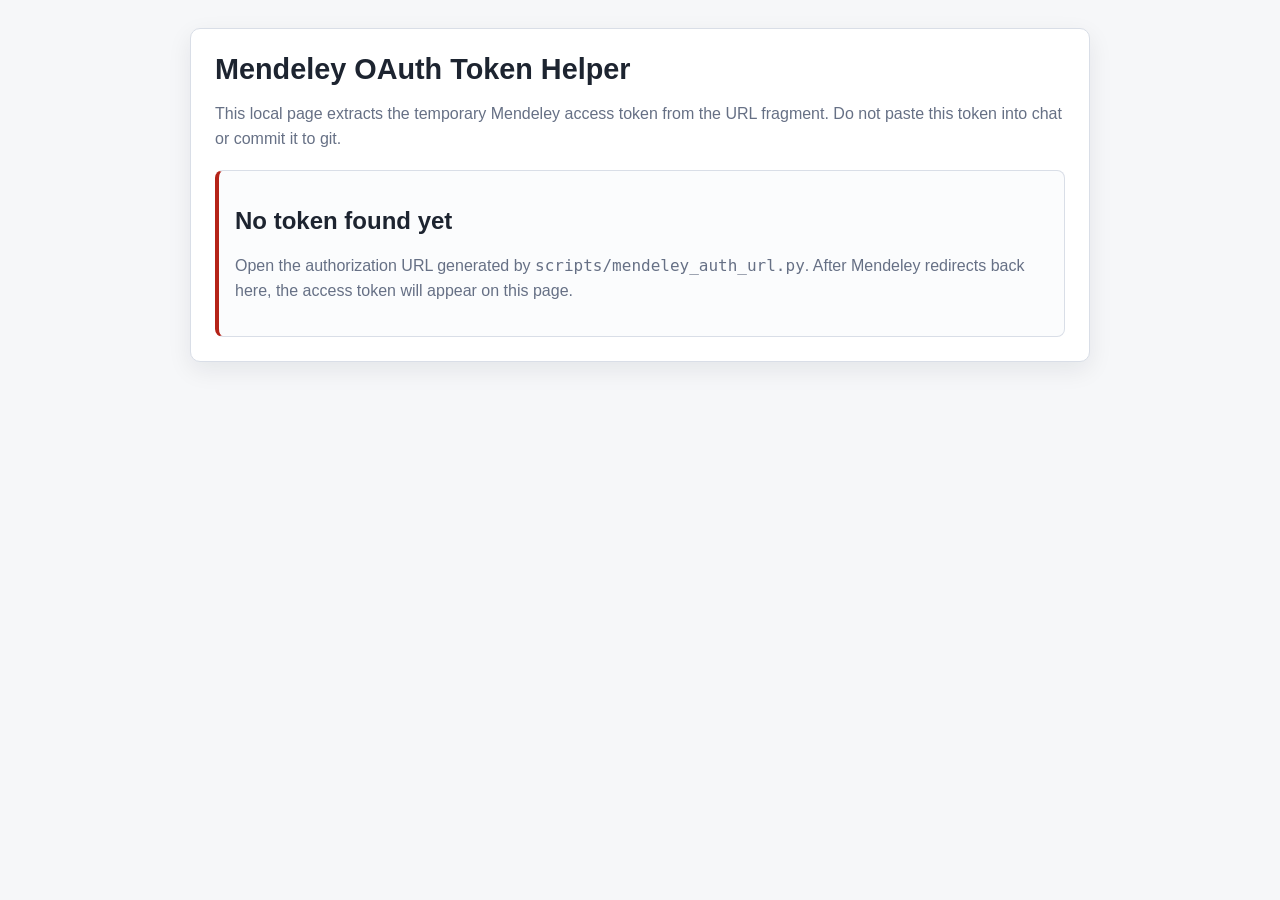
<file: _system/dashboard/mendeley_oauth.html>
<!DOCTYPE html>
<html lang="en">
  <head>
    <meta charset="utf-8" />
    <meta name="viewport" content="width=device-width, initial-scale=1" />
    <title>Mendeley OAuth Token Helper</title>
    <style>
      :root {
        --bg: #f6f7f9;
        --surface: #ffffff;
        --ink: #1d2430;
        --muted: #667085;
        --line: #d9dee7;
        --accent: #0f766e;
        --accent-soft: #dff5f1;
        --danger: #b42318;
      }

      * {
        box-sizing: border-box;
      }

      body {
        margin: 0;
        min-height: 100vh;
        padding: 28px;
        background: var(--bg);
        color: var(--ink);
        font-family: "Avenir Next", "Segoe UI", "Helvetica Neue", sans-serif;
      }

      main {
        max-width: 900px;
        margin: 0 auto;
        background: var(--surface);
        border: 1px solid var(--line);
        border-radius: 10px;
        padding: 24px;
        box-shadow: 0 8px 24px rgba(16, 24, 40, 0.08);
      }

      h1 {
        margin: 0 0 8px;
        font-size: 1.8rem;
      }

      p {
        color: var(--muted);
        line-height: 1.55;
      }

      code,
      textarea {
        font-family: "IBM Plex Mono", "SFMono-Regular", Consolas, monospace;
      }

      textarea {
        width: 100%;
        min-height: 120px;
        padding: 12px;
        border: 1px solid var(--line);
        border-radius: 8px;
        resize: vertical;
        color: var(--ink);
      }

      .panel {
        margin-top: 18px;
        padding: 16px;
        border: 1px solid var(--line);
        border-radius: 8px;
        background: #fbfcfd;
      }

      .success {
        border-left: 4px solid var(--accent);
      }

      .missing {
        border-left: 4px solid var(--danger);
      }

      button {
        min-height: 38px;
        margin-top: 10px;
        padding: 8px 12px;
        border: 1px solid var(--accent);
        border-radius: 7px;
        background: var(--accent);
        color: white;
        font: inherit;
        font-weight: 700;
        cursor: pointer;
      }

      .command {
        display: block;
        padding: 10px;
        border-radius: 7px;
        background: var(--accent-soft);
        color: var(--ink);
        overflow-wrap: anywhere;
      }
    </style>
  </head>
  <body>
    <main>
      <h1>Mendeley OAuth Token Helper</h1>
      <p>
        This local page extracts the temporary Mendeley access token from the URL fragment.
        Do not paste this token into chat or commit it to git.
      </p>

      <section id="token-panel" class="panel"></section>
    </main>

    <script>
      const panel = document.getElementById("token-panel");
      const params = new URLSearchParams(window.location.hash.slice(1));
      const token = params.get("access_token");
      const state = params.get("state");

      function copy(value, button) {
        navigator.clipboard.writeText(value).then(() => {
          const previous = button.textContent;
          button.textContent = "Copied";
          setTimeout(() => {
            button.textContent = previous;
          }, 1400);
        });
      }

      if (!token) {
        panel.className = "panel missing";
        panel.innerHTML = `
          <h2>No token found yet</h2>
          <p>Open the authorization URL generated by <code>scripts/mendeley_auth_url.py</code>. After Mendeley redirects back here, the access token will appear on this page.</p>
        `;
      } else {
        panel.className = "panel success";
        const exportCommand = `export MENDELEY_ACCESS_TOKEN="${token}"`;
        panel.innerHTML = `
          <h2>Token received</h2>
          <p>This implicit-flow token is temporary. Use it soon, then close this page.</p>
          <label for="token-box"><strong>Access token</strong></label>
          <textarea id="token-box" readonly>${token}</textarea>
          <button id="copy-token" type="button">Copy token</button>
          <h3>Terminal export command</h3>
          <code class="command" id="export-command">${exportCommand}</code>
          <button id="copy-export" type="button">Copy export command</button>
          <p>State returned: <code>${state || "(none)"}</code></p>
        `;
        document.getElementById("copy-token").addEventListener("click", (event) => copy(token, event.target));
        document.getElementById("copy-export").addEventListener("click", (event) => copy(exportCommand, event.target));
      }
    </script>
  </body>
</html>
</file>
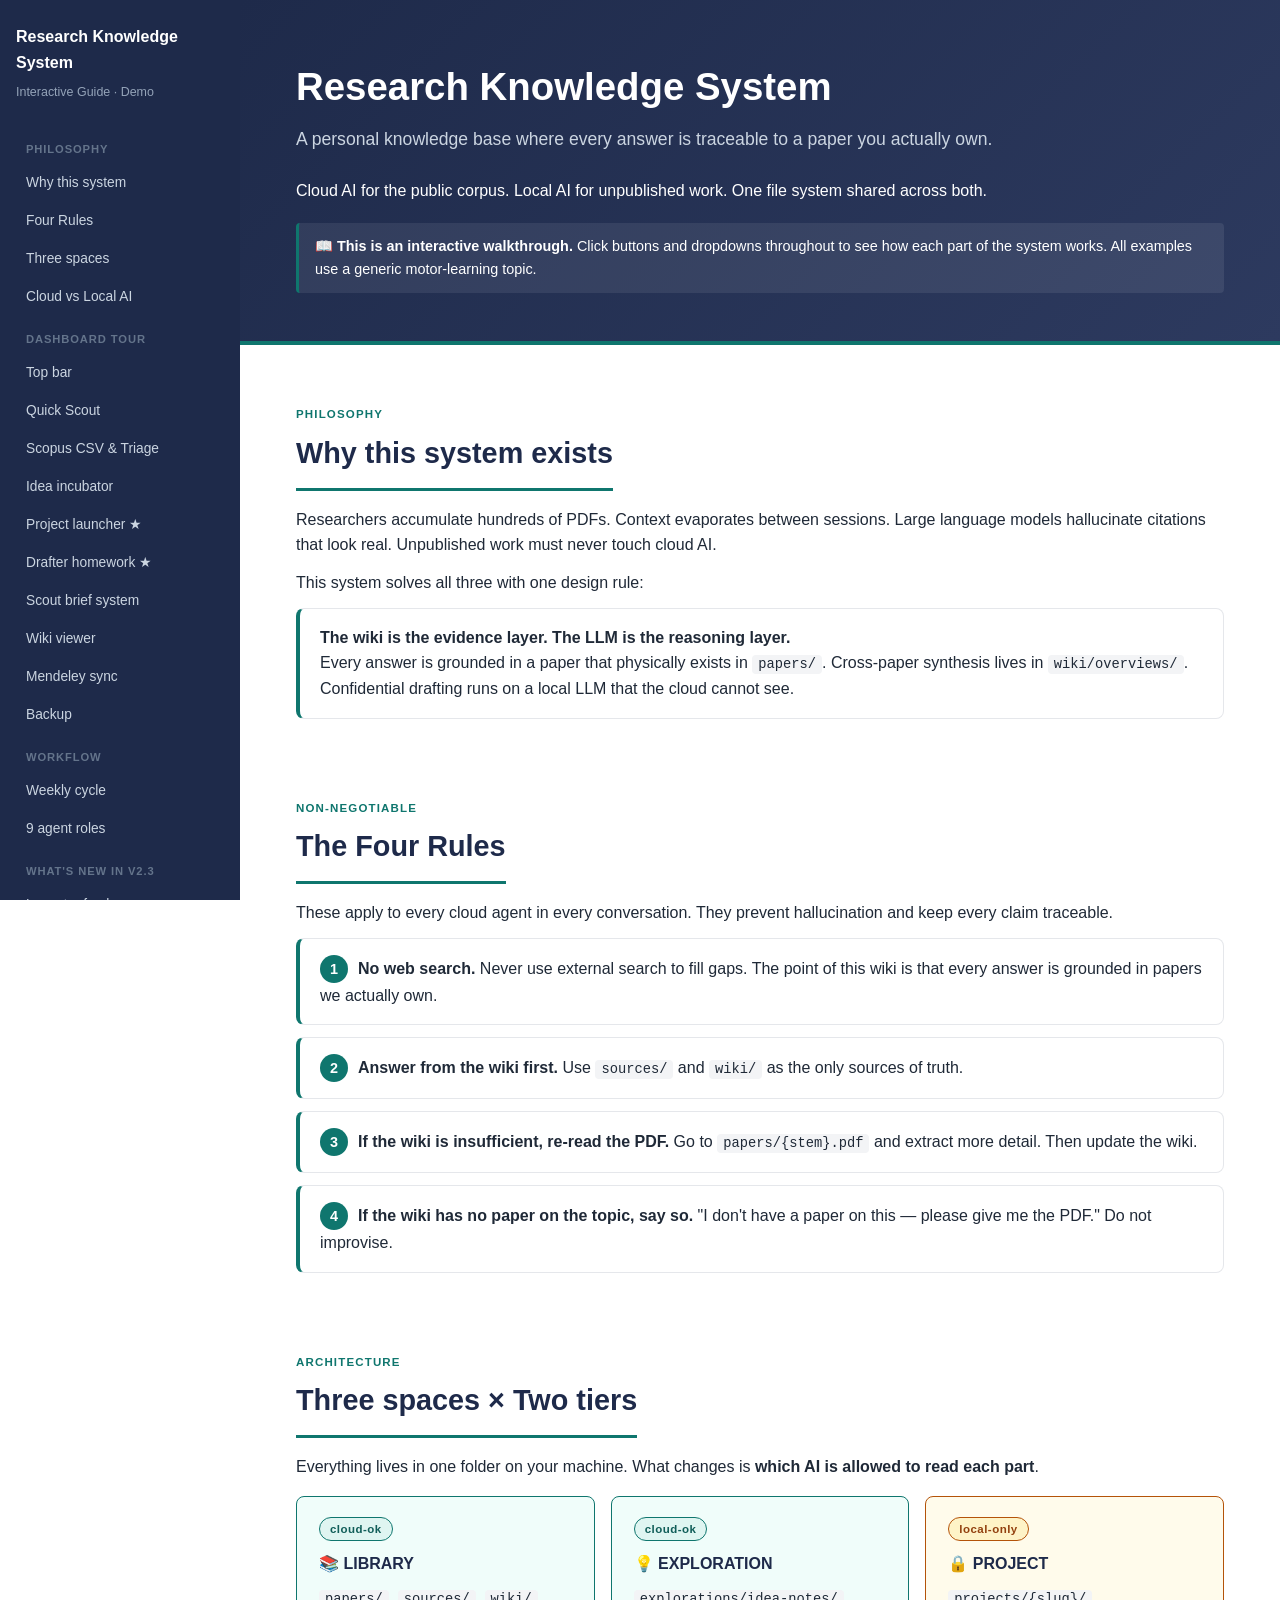
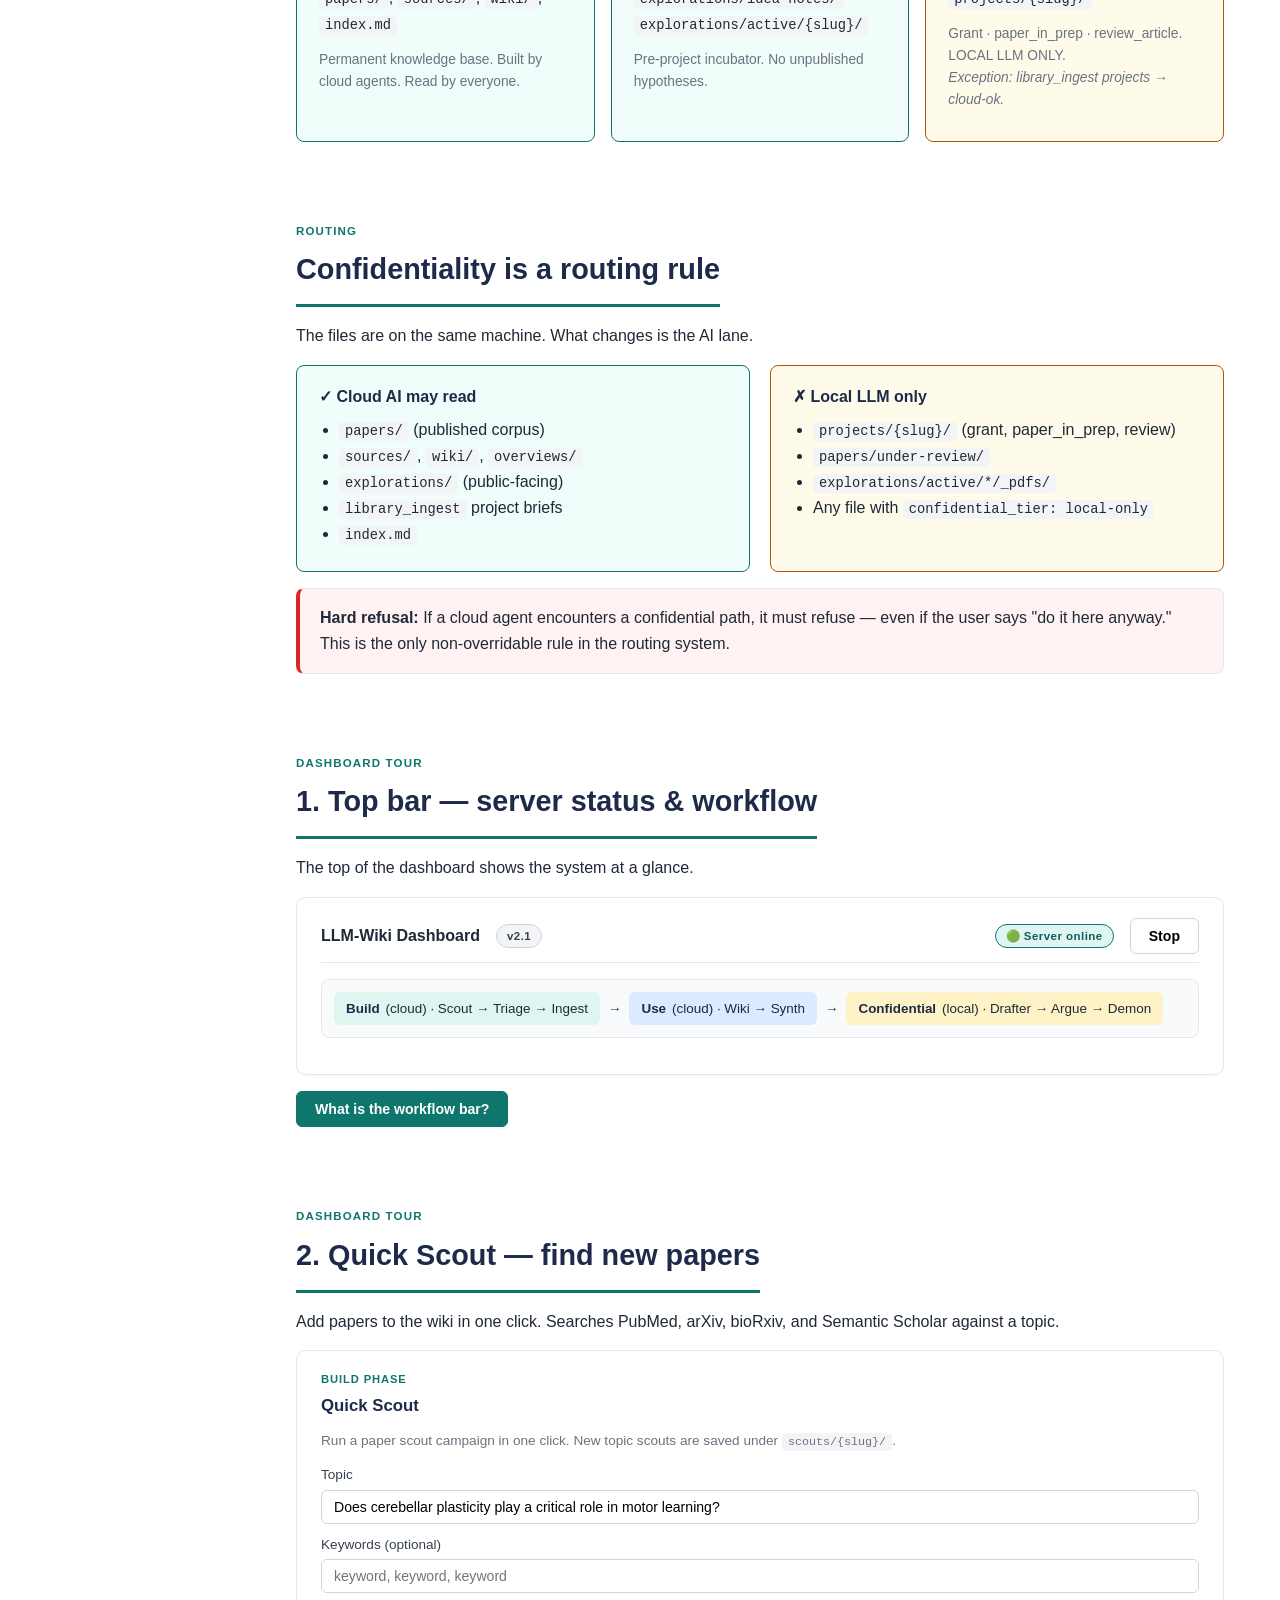
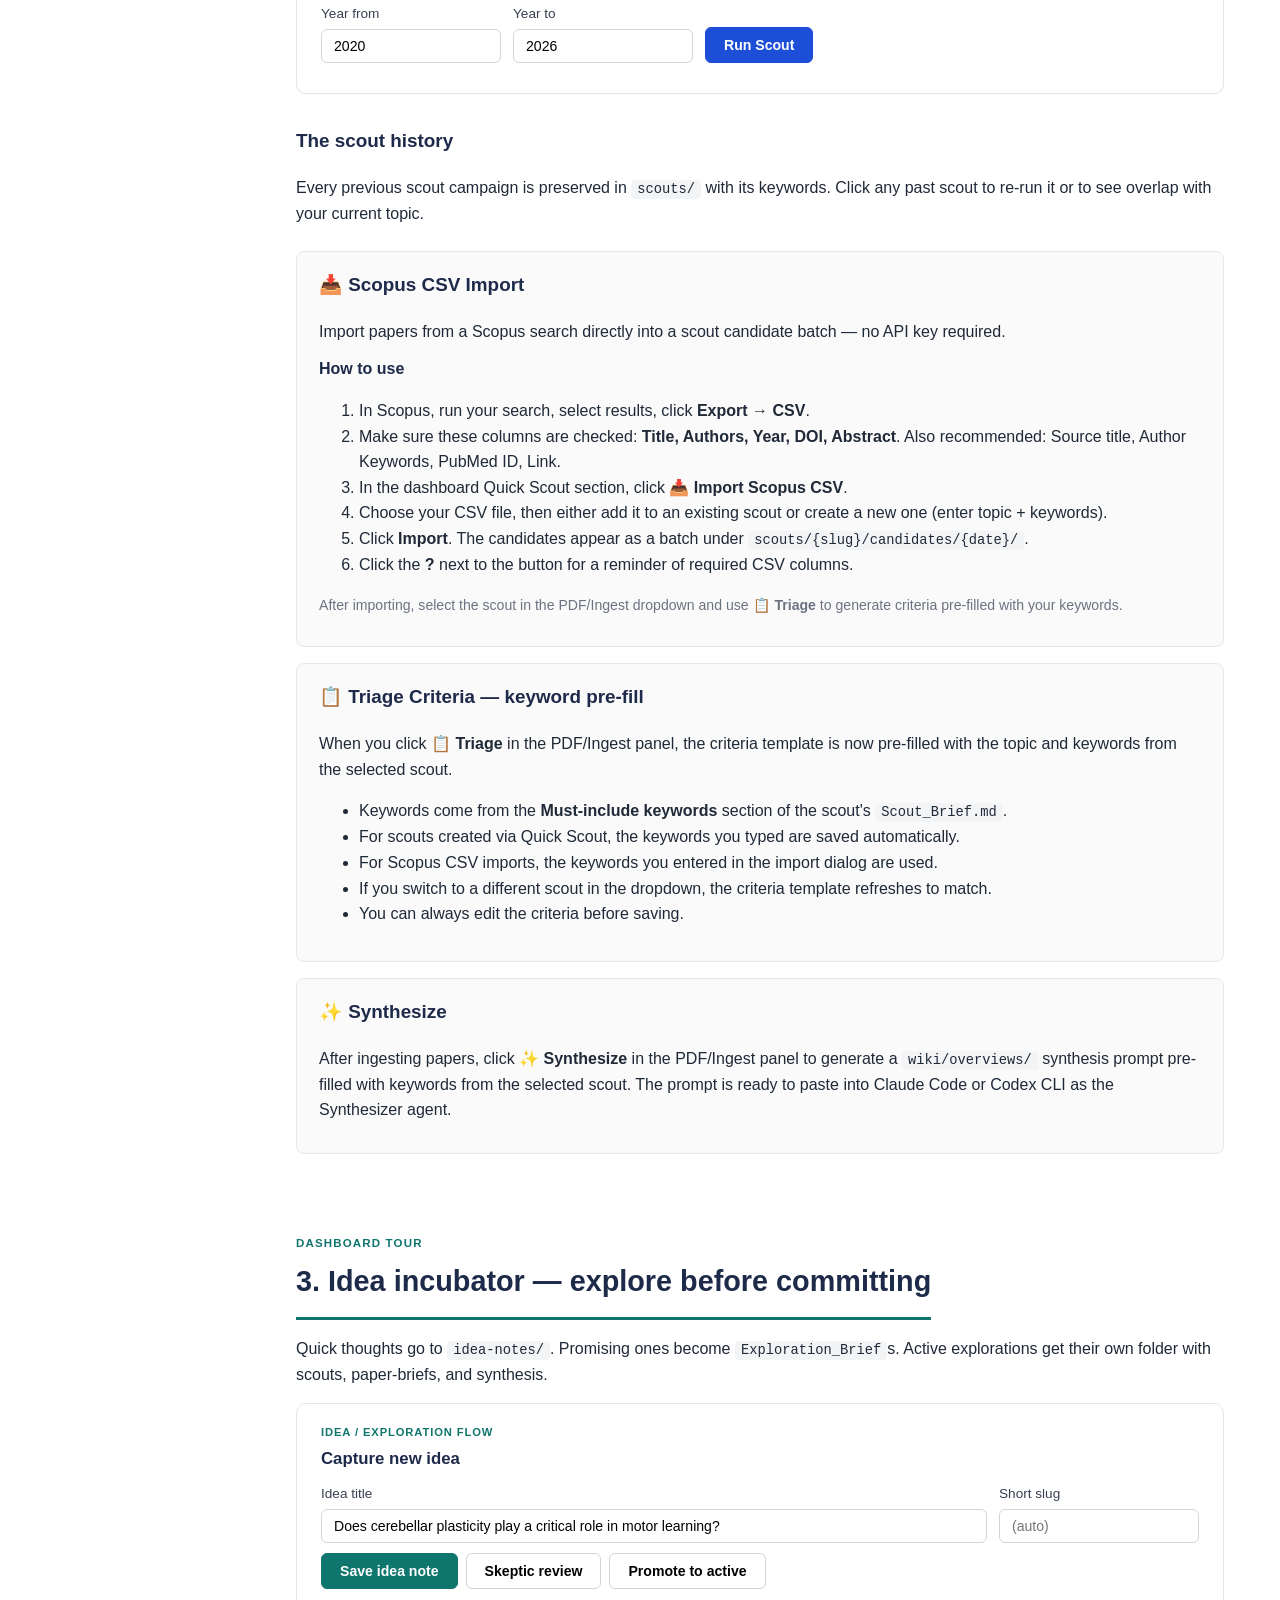
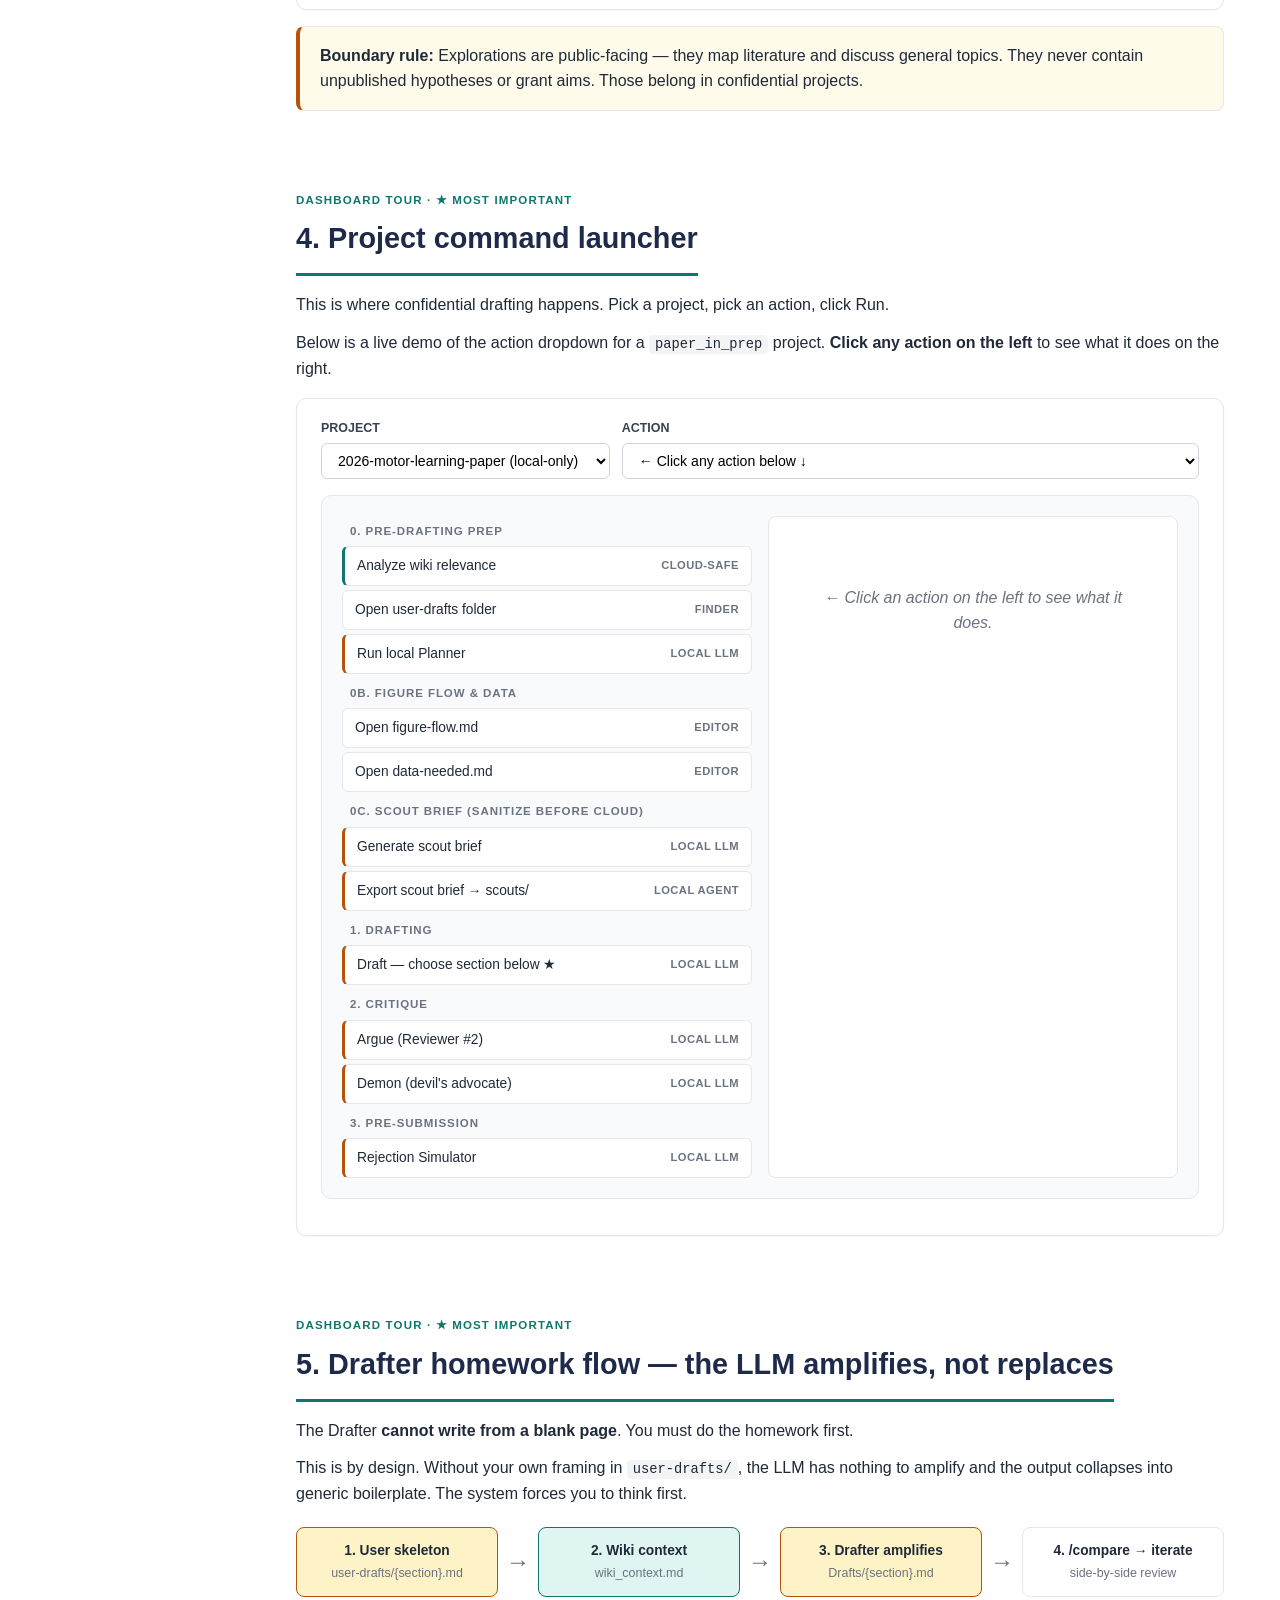
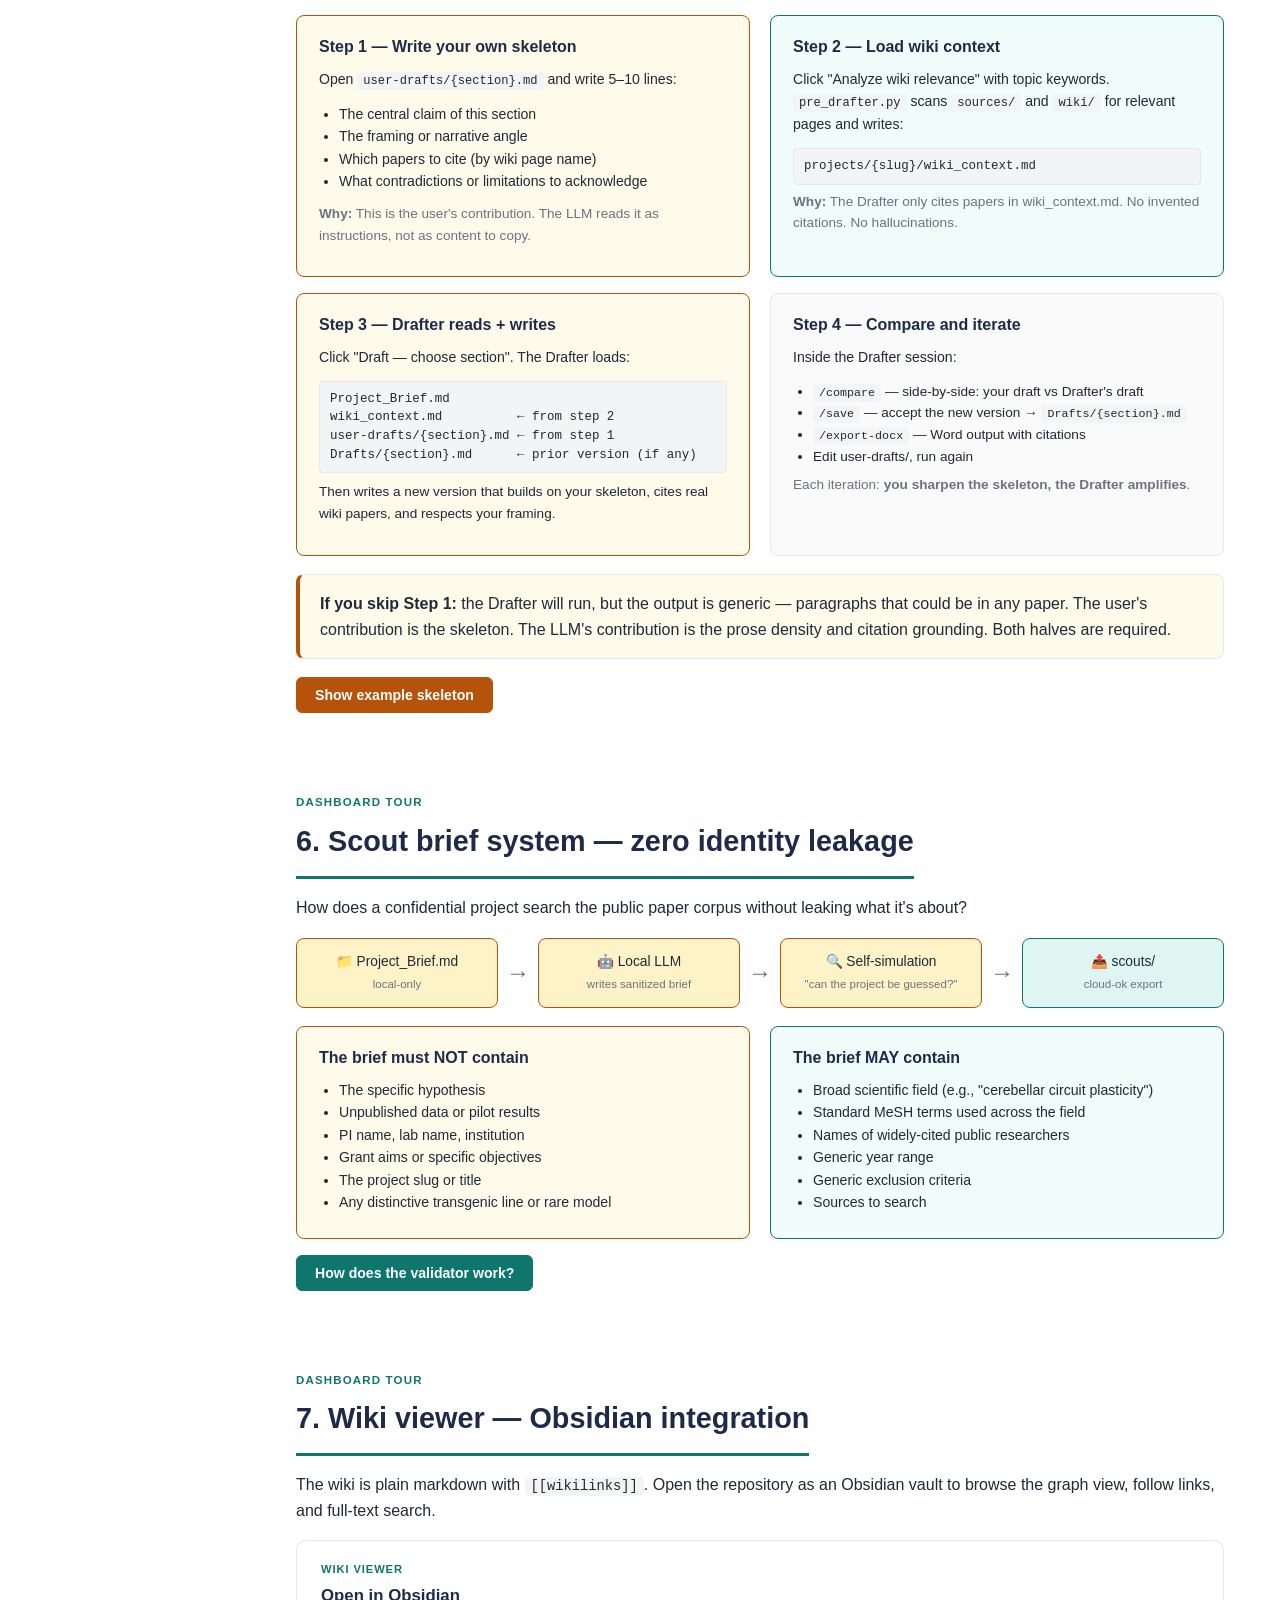
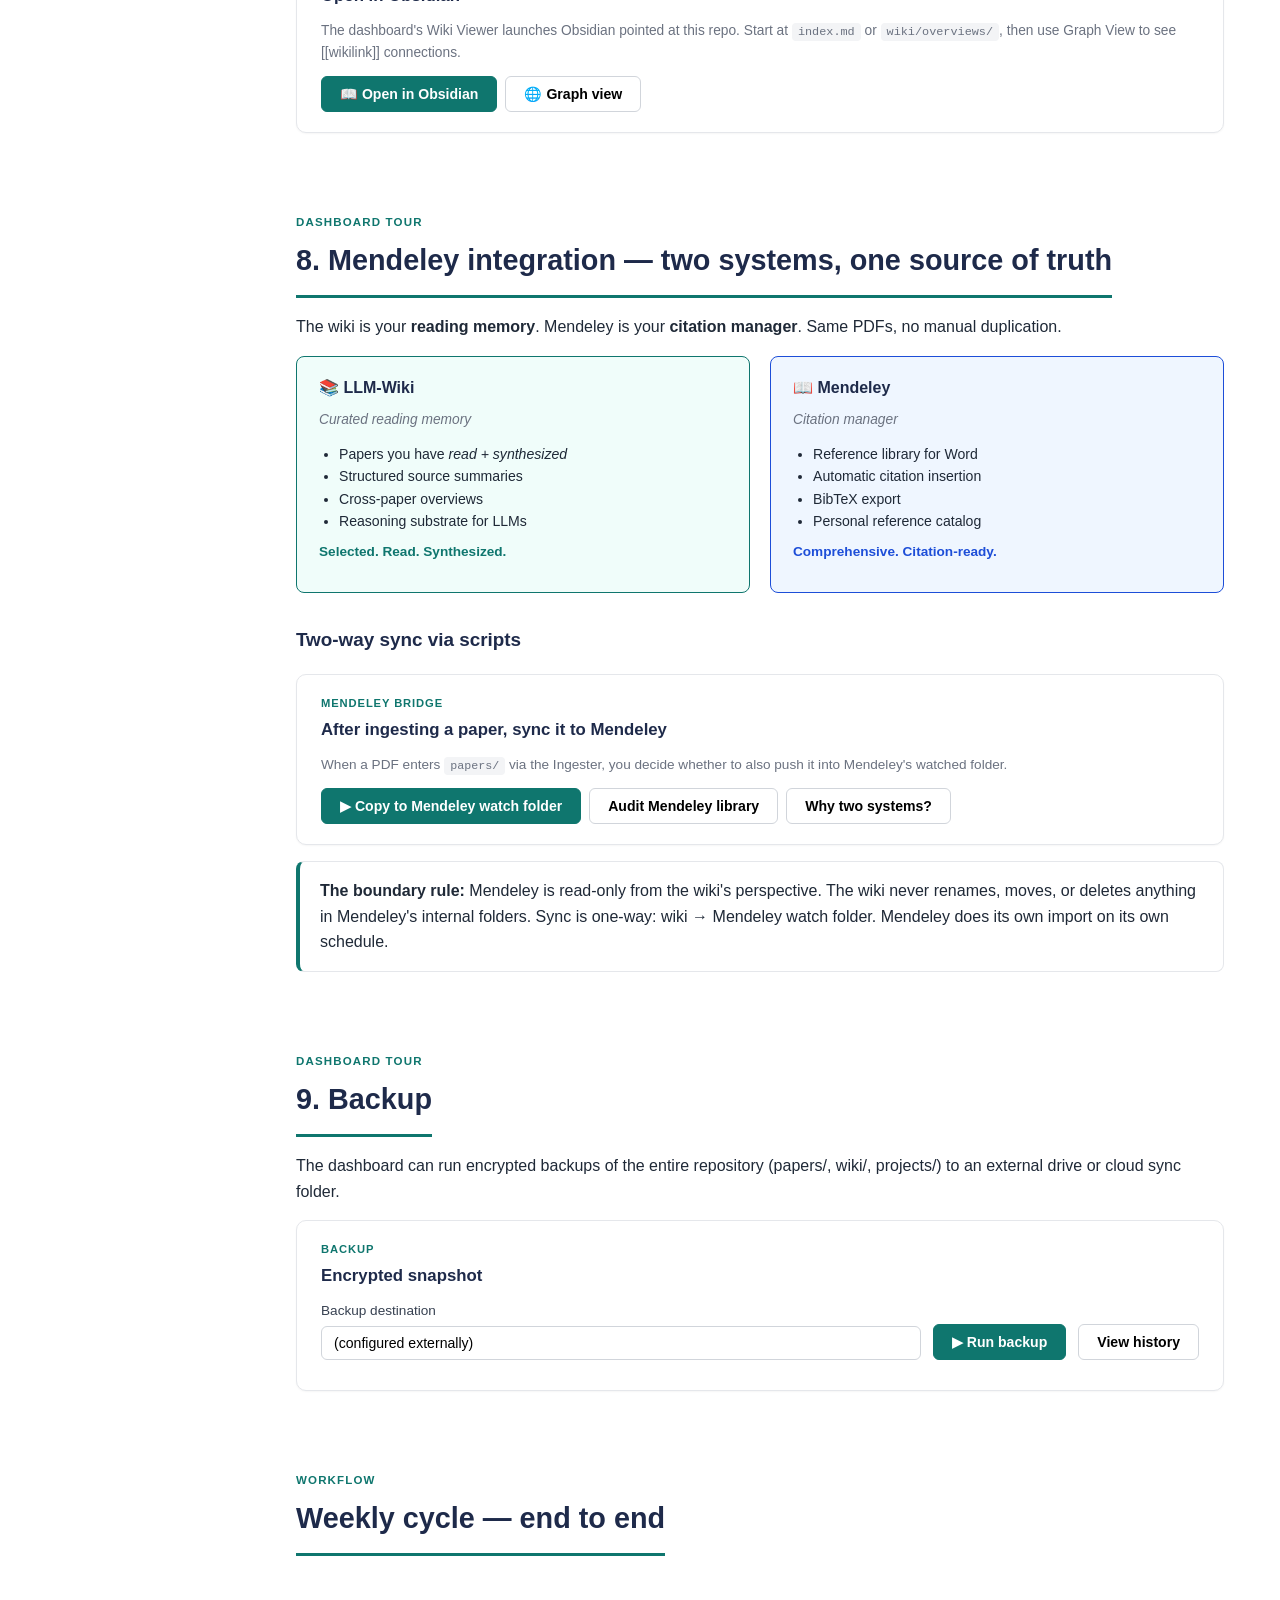
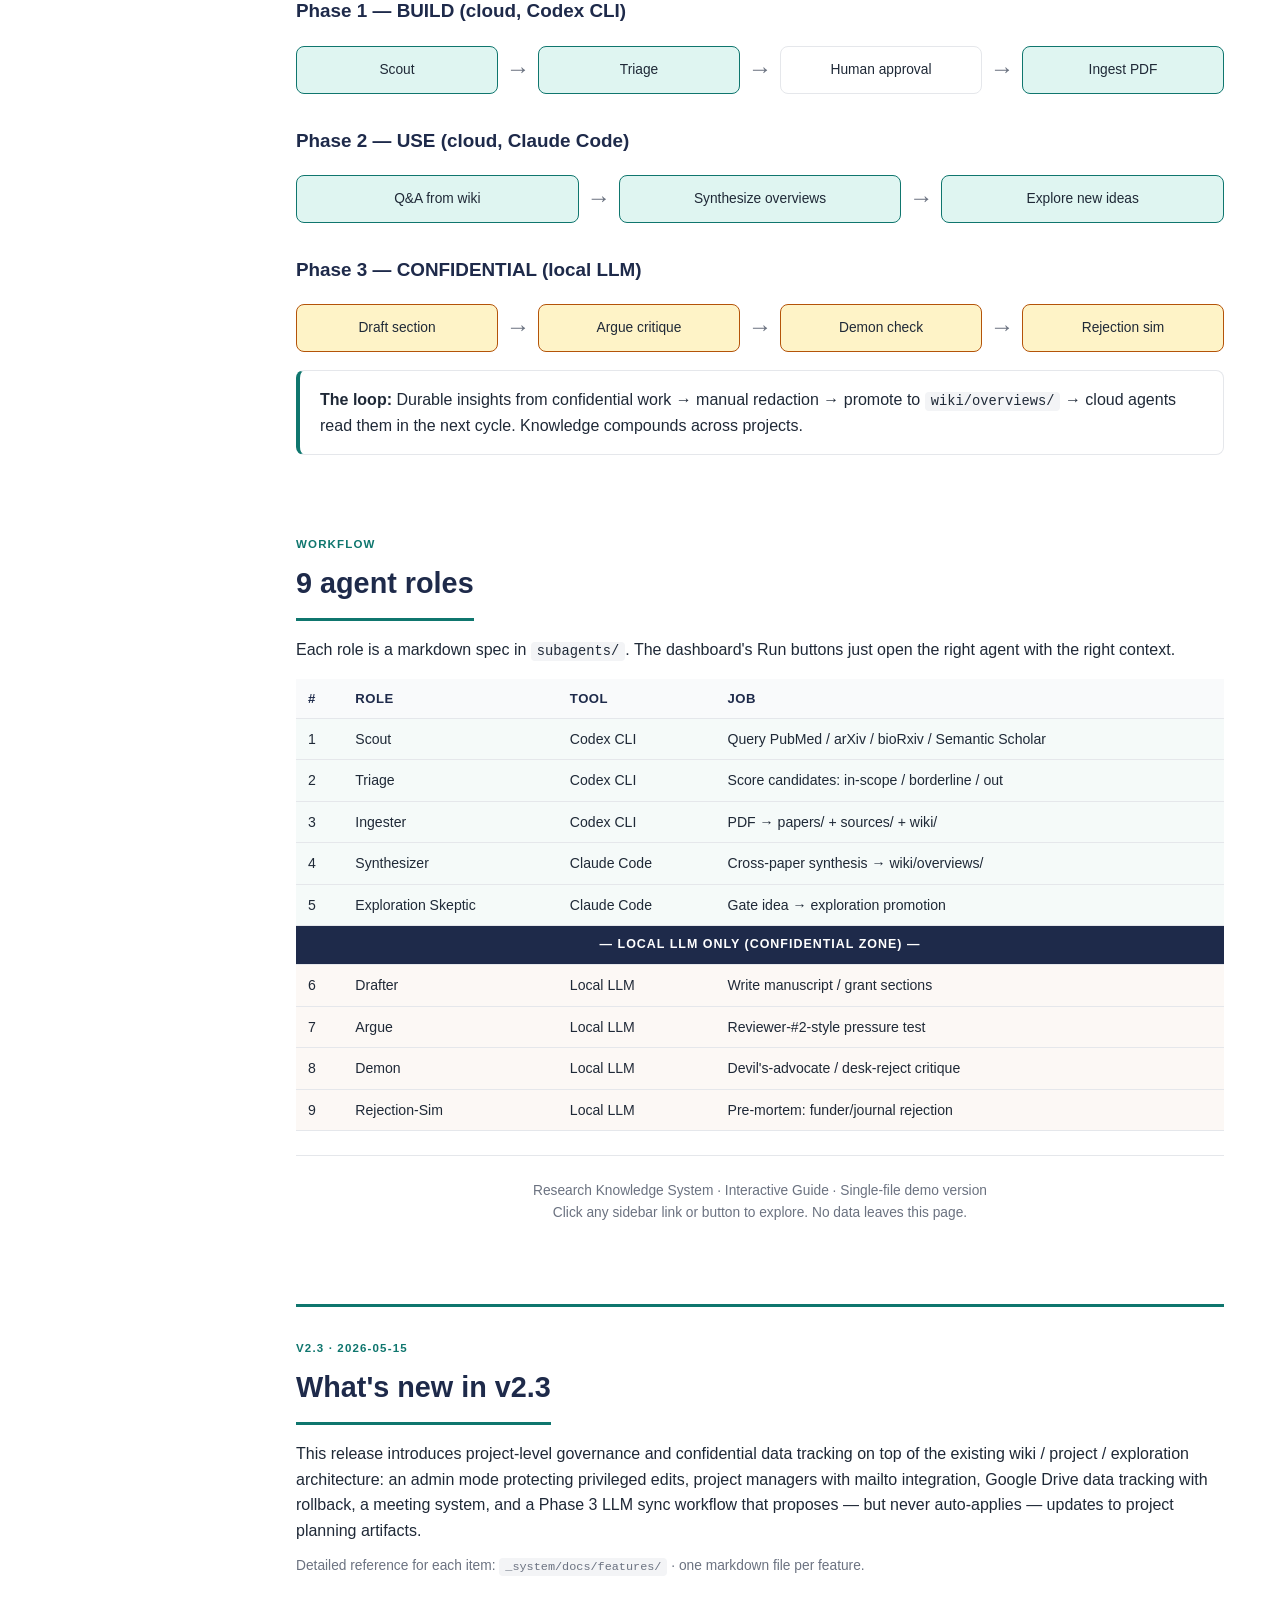
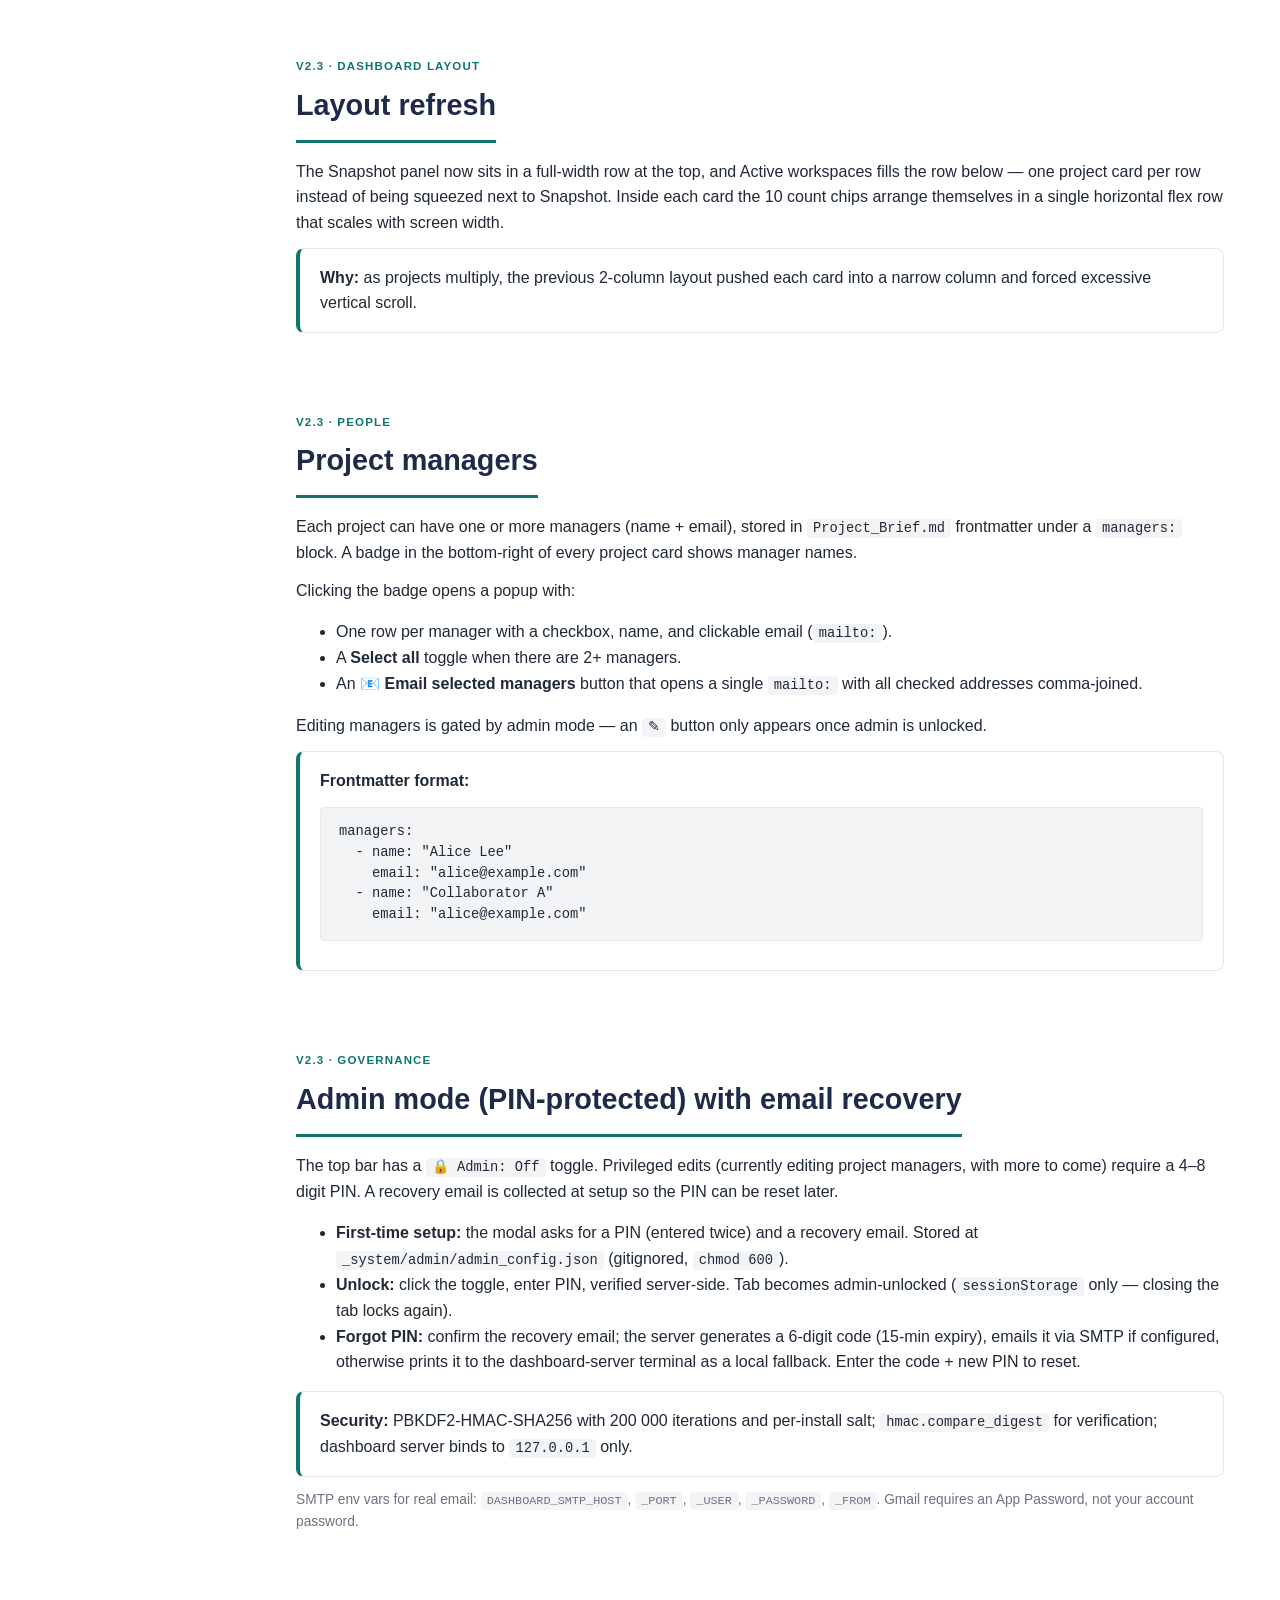
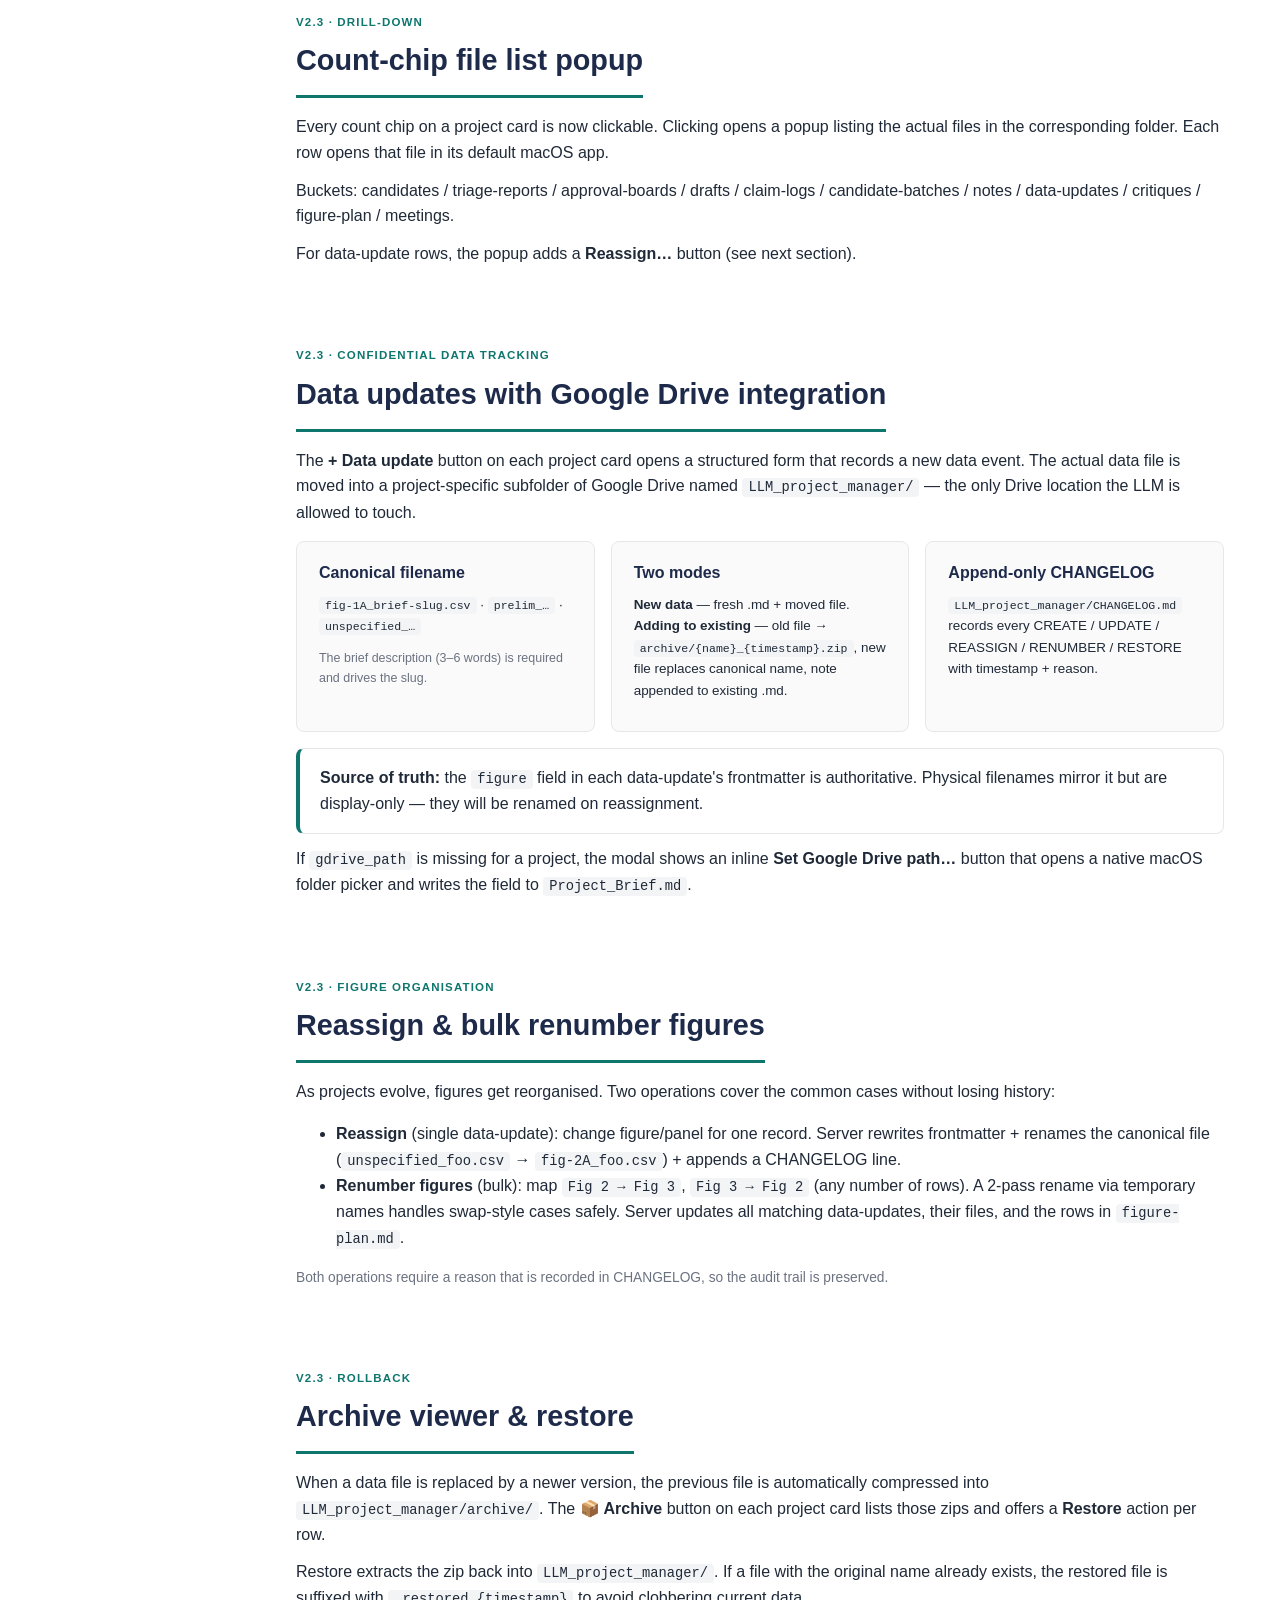
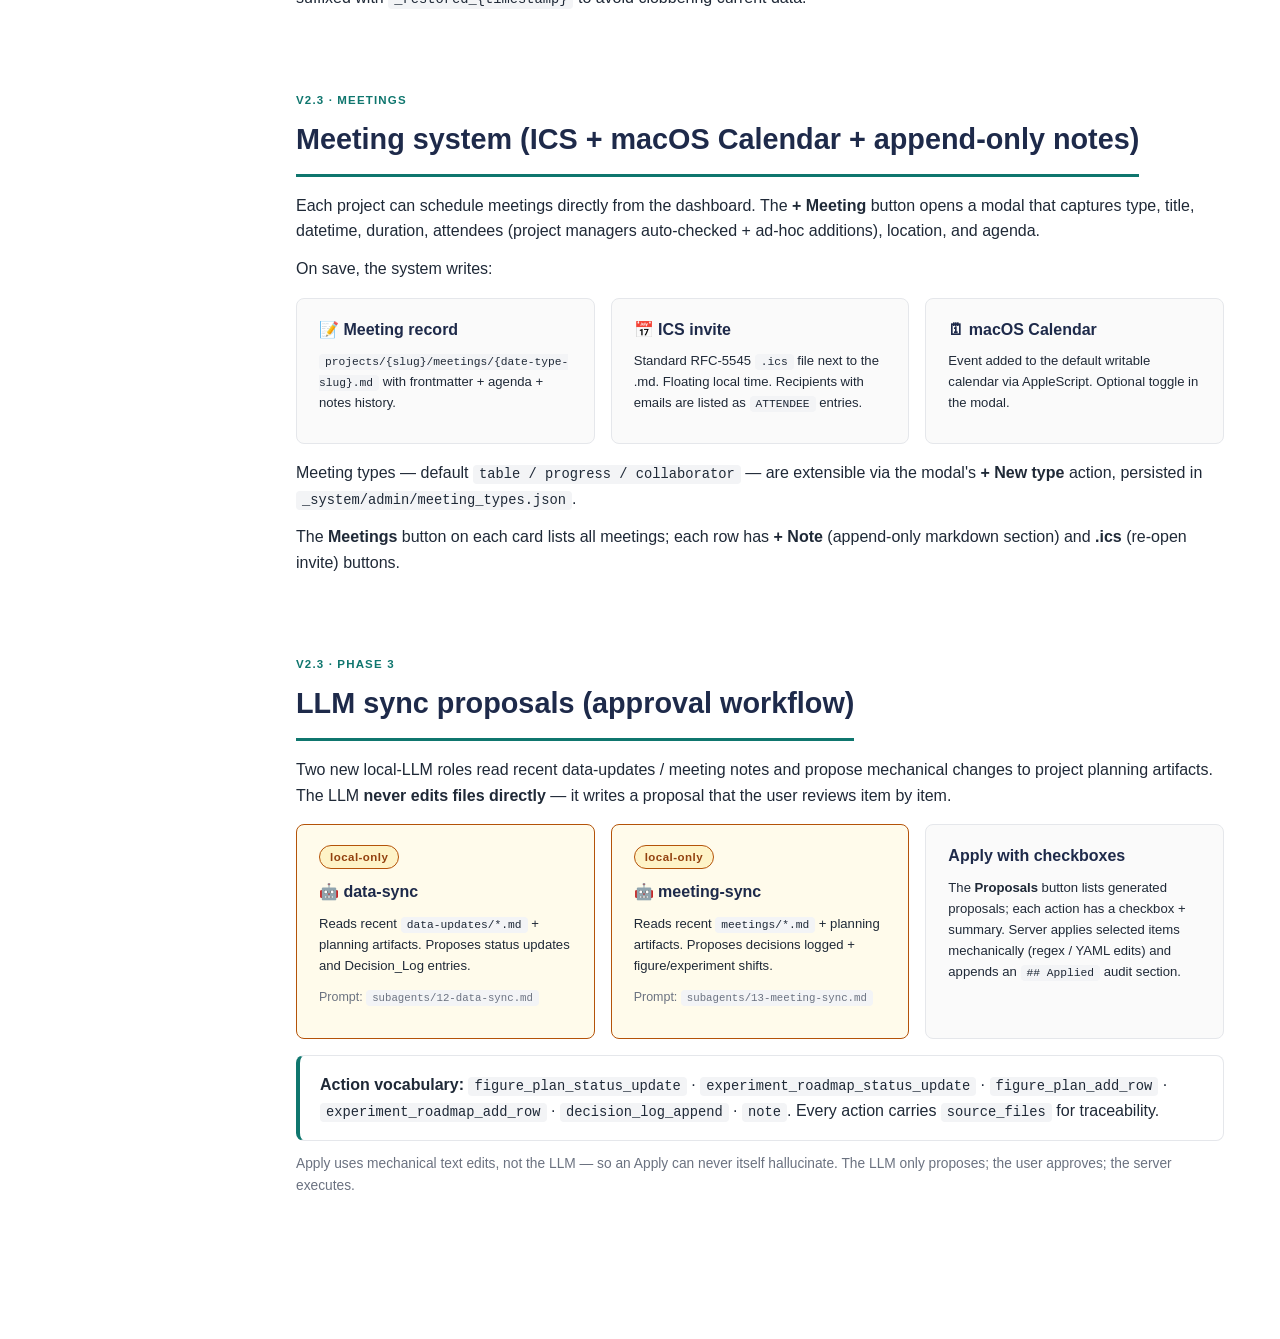
<file: _system/docs/Dashboard_Interactive_Guide.html>
<!DOCTYPE html>
<html lang="en">
<head>
<meta charset="UTF-8">
<meta name="viewport" content="width=device-width, initial-scale=1.0">
<title>Research Knowledge System — Interactive Guide</title>
<style>
  :root {
    --teal: #0f766e;
    --teal-soft: #dff5f1;
    --teal-dark: #115e59;
    --navy: #1E2A4A;
    --amber: #b45309;
    --amber-soft: #fef3c7;
    --amber-dark: #92400e;
    --blue: #1d4ed8;
    --blue-soft: #dbeafe;
    --gray-50: #f9fafb;
    --gray-100: #f3f4f6;
    --gray-200: #e5e7eb;
    --gray-300: #d1d5db;
    --gray-500: #6b7280;
    --gray-700: #374151;
    --gray-900: #111827;
    --text: #1f2937;
    --muted: #6b7280;
    --line: #e5e7eb;
    --bg: #ffffff;
    --surface: #fafafa;
    --shadow-sm: 0 1px 2px rgba(0,0,0,0.04);
    --shadow-md: 0 4px 12px rgba(0,0,0,0.08);
  }
  * { box-sizing: border-box; }
  body {
    margin: 0;
    font-family: -apple-system, BlinkMacSystemFont, "Segoe UI", Roboto, "Helvetica Neue", Arial, sans-serif;
    color: var(--text);
    background: var(--bg);
    line-height: 1.6;
  }
  /* ── Layout ───────────────────────────────────── */
  .layout {
    display: grid;
    grid-template-columns: 240px 1fr;
    min-height: 100vh;
  }
  .sidebar {
    position: sticky;
    top: 0;
    height: 100vh;
    background: var(--navy);
    color: #e2e8f0;
    padding: 24px 16px;
    overflow-y: auto;
  }
  .sidebar h1 {
    font-size: 1rem;
    margin: 0 0 4px 0;
    color: #fff;
  }
  .sidebar .tagline {
    font-size: 0.78rem;
    color: #94a3b8;
    margin-bottom: 24px;
  }
  .sidebar nav a {
    display: block;
    color: #cbd5e1;
    text-decoration: none;
    padding: 7px 10px;
    border-radius: 6px;
    font-size: 0.86rem;
    margin-bottom: 2px;
    transition: background 0.15s, color 0.15s;
  }
  .sidebar nav a:hover { background: rgba(255,255,255,0.08); color: #fff; }
  .sidebar nav a.active { background: var(--teal); color: #fff; font-weight: 600; }
  .sidebar nav .group-label {
    font-size: 0.7rem;
    text-transform: uppercase;
    letter-spacing: 0.08em;
    color: #64748b;
    padding: 14px 10px 6px;
    font-weight: 700;
  }
  main {
    padding: 40px 56px 80px;
    max-width: 1100px;
  }
  section {
    margin-bottom: 80px;
    scroll-margin-top: 20px;
  }
  h2 {
    font-size: 1.8rem;
    color: var(--navy);
    margin: 0 0 8px;
    border-bottom: 3px solid var(--teal);
    padding-bottom: 12px;
    display: inline-block;
  }
  .section-kicker {
    text-transform: uppercase;
    letter-spacing: 0.1em;
    font-size: 0.72rem;
    font-weight: 700;
    color: var(--teal);
    margin-bottom: 6px;
  }
  h3 {
    color: var(--navy);
    margin-top: 32px;
    font-size: 1.18rem;
  }
  p { margin: 8px 0 12px; }
  code, pre {
    font-family: "SF Mono", Menlo, Consolas, monospace;
    background: var(--gray-100);
    border-radius: 4px;
    font-size: 0.86em;
  }
  code { padding: 2px 6px; }
  pre {
    padding: 14px 18px;
    overflow-x: auto;
    border: 1px solid var(--line);
    line-height: 1.5;
  }
  /* ── Pills (badges) ───────────────────────────── */
  .pill {
    display: inline-block;
    padding: 2px 10px;
    border-radius: 999px;
    font-size: 0.72rem;
    font-weight: 600;
    letter-spacing: 0.04em;
    vertical-align: middle;
  }
  .pill-cloud { background: var(--teal-soft); color: var(--teal-dark); border: 1px solid var(--teal); }
  .pill-local { background: var(--amber-soft); color: var(--amber-dark); border: 1px solid var(--amber); }
  .pill-blue  { background: var(--blue-soft);  color: var(--blue); border: 1px solid var(--blue); }
  .pill-gray  { background: var(--gray-100);  color: var(--gray-700); border: 1px solid var(--gray-300); }

  /* ── Hero ─────────────────────────────────────── */
  .hero {
    background: linear-gradient(135deg, var(--navy) 0%, #2d3a5f 100%);
    color: #fff;
    padding: 56px 56px 48px;
    margin: -40px -56px 60px;
    border-bottom: 4px solid var(--teal);
  }
  .hero h1 {
    font-size: 2.4rem;
    margin: 0 0 8px;
    color: #fff;
  }
  .hero .subtitle {
    color: #cbd5e1;
    font-size: 1.1rem;
    margin-bottom: 24px;
  }
  .hero .demo-note {
    background: rgba(255,255,255,0.08);
    border-left: 3px solid var(--teal);
    padding: 12px 16px;
    border-radius: 4px;
    font-size: 0.9rem;
    margin-top: 20px;
  }
  /* ── Cards / Grid ─────────────────────────────── */
  .grid-2 { display: grid; grid-template-columns: 1fr 1fr; gap: 20px; margin: 16px 0; }
  .grid-3 { display: grid; grid-template-columns: 1fr 1fr 1fr; gap: 16px; margin: 16px 0; }
  .card {
    background: var(--surface);
    border: 1px solid var(--line);
    border-radius: 8px;
    padding: 18px 22px;
  }
  .card h4 { margin: 0 0 8px; color: var(--navy); font-size: 1rem; }
  .card.cloud { background: #f0fdfa; border-color: var(--teal); }
  .card.local { background: #fffbeb; border-color: var(--amber); }
  .card.blue  { background: #eff6ff; border-color: var(--blue); }

  /* ── Mock dashboard panels ────────────────────── */
  .mock-panel {
    background: #fff;
    border: 1px solid var(--line);
    border-radius: 10px;
    padding: 20px 24px;
    margin: 16px 0;
    box-shadow: var(--shadow-sm);
  }
  .mock-panel .panel-kicker {
    text-transform: uppercase;
    letter-spacing: 0.08em;
    font-size: 0.7rem;
    color: var(--teal);
    font-weight: 700;
    margin-bottom: 4px;
  }
  .mock-panel h4 {
    margin: 0 0 10px;
    color: var(--navy);
    font-size: 1.05rem;
  }
  .mock-form-row {
    display: flex;
    gap: 12px;
    align-items: flex-end;
    flex-wrap: wrap;
    margin: 10px 0;
  }
  .mock-form-row label {
    flex: 1;
    min-width: 180px;
    font-size: 0.85rem;
  }
  .mock-form-row label span { display: block; font-weight: 500; margin-bottom: 4px; color: var(--gray-700); }
  .mock-input, .mock-select {
    width: 100%;
    padding: 8px 12px;
    border: 1px solid var(--gray-300);
    border-radius: 6px;
    font-size: 0.88rem;
    background: #fff;
    font-family: inherit;
  }
  .mock-select { cursor: pointer; }
  .btn {
    padding: 9px 18px;
    border-radius: 6px;
    border: 1px solid var(--gray-300);
    background: #fff;
    cursor: pointer;
    font-size: 0.88rem;
    font-weight: 600;
    font-family: inherit;
    transition: all 0.12s;
  }
  .btn:hover { background: var(--gray-50); }
  .btn-primary {
    background: var(--blue);
    border-color: var(--blue);
    color: #fff;
  }
  .btn-primary:hover { background: #1e40af; }
  .btn-teal {
    background: var(--teal);
    border-color: var(--teal);
    color: #fff;
  }
  .btn-amber {
    background: var(--amber);
    border-color: var(--amber);
    color: #fff;
  }
  /* ── Interactive panels ───────────────────────── */
  .info-popup {
    display: none;
    margin-top: 12px;
    background: var(--teal-soft);
    border-left: 4px solid var(--teal);
    padding: 14px 18px;
    border-radius: 0 8px 8px 0;
    font-size: 0.9rem;
    animation: slideIn 0.2s ease-out;
  }
  .info-popup.show { display: block; }
  .info-popup.amber { background: var(--amber-soft); border-left-color: var(--amber); }
  .info-popup h5 { margin: 0 0 6px; color: var(--navy); font-size: 0.95rem; }
  @keyframes slideIn {
    from { opacity: 0; transform: translateY(-4px); }
    to   { opacity: 1; transform: translateY(0); }
  }
  /* ── Action dropdown demo ─────────────────────── */
  .action-demo {
    background: var(--gray-50);
    border: 1px solid var(--line);
    border-radius: 10px;
    padding: 20px;
    margin: 16px 0;
  }
  .action-demo-grid {
    display: grid;
    grid-template-columns: 1fr 1fr;
    gap: 16px;
  }
  .action-list {
    display: flex;
    flex-direction: column;
    gap: 4px;
  }
  .action-group {
    margin-top: 10px;
  }
  .action-group-label {
    font-size: 0.72rem;
    text-transform: uppercase;
    letter-spacing: 0.08em;
    color: var(--muted);
    font-weight: 700;
    padding: 6px 8px 2px;
  }
  .action-item {
    padding: 8px 12px;
    background: #fff;
    border: 1px solid var(--line);
    border-radius: 6px;
    cursor: pointer;
    font-size: 0.86rem;
    transition: all 0.12s;
    display: flex;
    justify-content: space-between;
    align-items: center;
    gap: 8px;
  }
  .action-item:hover {
    border-color: var(--teal);
    background: var(--teal-soft);
  }
  .action-item.selected {
    border-color: var(--teal);
    background: var(--teal-soft);
    font-weight: 600;
  }
  .action-item.local-action { border-left: 3px solid var(--amber); }
  .action-item.cloud-action { border-left: 3px solid var(--teal); }
  .action-item-tool {
    font-size: 0.7rem;
    color: var(--muted);
    font-weight: 600;
    text-transform: uppercase;
    letter-spacing: 0.04em;
  }
  .action-detail {
    background: #fff;
    border: 1px solid var(--line);
    border-radius: 8px;
    padding: 18px;
    min-height: 200px;
  }
  .action-detail h5 {
    margin: 0 0 6px;
    color: var(--navy);
  }
  .action-detail .placeholder {
    color: var(--muted);
    text-align: center;
    padding: 50px 20px;
    font-style: italic;
  }
  .action-detail .cmd {
    background: var(--gray-100);
    padding: 8px 12px;
    border-radius: 4px;
    font-family: "SF Mono", Menlo, monospace;
    font-size: 0.78rem;
    margin: 10px 0;
    word-break: break-all;
  }
  /* ── Section sub-select demo ──────────────────── */
  .section-demo {
    background: var(--gray-50);
    border: 1px solid var(--line);
    border-radius: 6px;
    padding: 14px;
    margin-top: 12px;
  }
  .section-pills {
    display: flex;
    gap: 6px;
    flex-wrap: wrap;
    margin: 8px 0;
  }
  .section-pill {
    padding: 5px 14px;
    background: #fff;
    border: 1px solid var(--gray-300);
    border-radius: 999px;
    font-size: 0.82rem;
    cursor: pointer;
    transition: all 0.12s;
  }
  .section-pill:hover { border-color: var(--amber); }
  .section-pill.active {
    background: var(--amber);
    color: #fff;
    border-color: var(--amber);
    font-weight: 600;
  }
  .section-output {
    margin-top: 10px;
    padding: 10px 14px;
    background: #fff;
    border-left: 3px solid var(--amber);
    border-radius: 0 6px 6px 0;
    font-size: 0.85rem;
  }
  /* ── Flow diagram ─────────────────────────────── */
  .flow {
    display: flex;
    align-items: center;
    flex-wrap: wrap;
    gap: 8px;
    margin: 18px 0;
  }
  .flow-step {
    flex: 1;
    min-width: 140px;
    padding: 12px 14px;
    background: var(--gray-100);
    border-radius: 8px;
    text-align: center;
    font-size: 0.86rem;
    border: 1px solid var(--line);
  }
  .flow-step.cloud { background: var(--teal-soft); border-color: var(--teal); }
  .flow-step.local { background: var(--amber-soft); border-color: var(--amber); }
  .flow-arrow { font-size: 1.5rem; color: var(--muted); }
  /* ── Tables ───────────────────────────────────── */
  table.simple {
    width: 100%;
    border-collapse: collapse;
    margin: 16px 0;
    font-size: 0.88rem;
  }
  table.simple th, table.simple td {
    padding: 9px 12px;
    text-align: left;
    border-bottom: 1px solid var(--line);
  }
  table.simple th {
    background: var(--gray-50);
    font-weight: 600;
    color: var(--navy);
    font-size: 0.82rem;
    text-transform: uppercase;
    letter-spacing: 0.04em;
  }
  table.simple tr.cloud td { background: rgba(15,118,110,0.04); }
  table.simple tr.local td { background: rgba(180,83,9,0.04); }
  table.simple tr.divider td {
    background: var(--navy);
    color: #fff;
    text-align: center;
    font-weight: 700;
    font-size: 0.78rem;
    letter-spacing: 0.08em;
    text-transform: uppercase;
  }
  /* ── Rule blocks ──────────────────────────────── */
  .rule-block {
    background: #fff;
    border: 1px solid var(--line);
    border-radius: 8px;
    padding: 16px 20px;
    margin: 12px 0;
    border-left: 4px solid var(--teal);
  }
  .rule-block.warn { border-left-color: var(--amber); background: #fffbeb; }
  .rule-block.danger { border-left-color: #dc2626; background: #fef2f2; }
  .rule-num {
    display: inline-block;
    width: 28px;
    height: 28px;
    background: var(--teal);
    color: #fff;
    border-radius: 50%;
    text-align: center;
    line-height: 28px;
    font-weight: 700;
    margin-right: 10px;
    font-size: 0.9rem;
  }
  /* ── Workflow header ──────────────────────────── */
  .workflow-bar {
    display: flex;
    background: var(--gray-50);
    border: 1px solid var(--line);
    border-radius: 8px;
    padding: 12px;
    margin: 16px 0;
    align-items: center;
    gap: 8px;
    flex-wrap: wrap;
    font-size: 0.84rem;
  }
  .wf-phase {
    display: flex;
    align-items: center;
    gap: 6px;
    padding: 6px 12px;
    border-radius: 6px;
  }
  .wf-phase.build { background: var(--teal-soft); }
  .wf-phase.use { background: var(--blue-soft); }
  .wf-phase.conf { background: var(--amber-soft); }
  .wf-phase strong { color: var(--navy); }
  /* ── Mobile ───────────────────────────────────── */
  @media (max-width: 900px) {
    .layout { grid-template-columns: 1fr; }
    .sidebar { position: relative; height: auto; }
    .hero { padding: 36px 24px; margin: -40px -24px 36px; }
    main { padding: 24px; }
    .grid-2, .grid-3 { grid-template-columns: 1fr; }
    .action-demo-grid { grid-template-columns: 1fr; }
  }
</style>
</head>
<body>
<div class="layout">

  <!-- ═══════════════ Sidebar ═══════════════ -->
  <aside class="sidebar">
    <h1>Research Knowledge System</h1>
    <p class="tagline">Interactive Guide · Demo</p>
    <nav>
      <div class="group-label">Philosophy</div>
      <a href="#overview" class="nav-link">Why this system</a>
      <a href="#rules">Four Rules</a>
      <a href="#architecture">Three spaces</a>
      <a href="#confidentiality">Cloud vs Local AI</a>

      <div class="group-label">Dashboard tour</div>
      <a href="#topbar">Top bar</a>
      <a href="#quick-scout">Quick Scout</a>
      <a href="#scopus-triage">Scopus CSV &amp; Triage</a>
      <a href="#explorations">Idea incubator</a>
      <a href="#project-launcher">Project launcher ★</a>
      <a href="#drafter-homework">Drafter homework ★</a>
      <a href="#scout-brief">Scout brief system</a>
      <a href="#wiki">Wiki viewer</a>
      <a href="#mendeley">Mendeley sync</a>
      <a href="#backup">Backup</a>

      <div class="group-label">Workflow</div>
      <a href="#weekly">Weekly cycle</a>
      <a href="#agents">9 agent roles</a>

      <div class="group-label">What&apos;s new in v2.3</div>
      <a href="#v23-layout">Layout refresh</a>
      <a href="#v23-managers">Project managers</a>
      <a href="#v23-admin">Admin PIN mode</a>
      <a href="#v23-chips">Count-chip popups</a>
      <a href="#v23-data">Data updates &amp; GDrive</a>
      <a href="#v23-reassign">Reassign &amp; renumber</a>
      <a href="#v23-archive">Archive &amp; restore</a>
      <a href="#v23-meetings">Meeting system</a>
      <a href="#v23-sync">LLM sync proposals</a>
    </nav>
  </aside>

  <!-- ═══════════════ Main ═══════════════ -->
  <main>

    <!-- ── Hero ── -->
    <div class="hero">
      <h1>Research Knowledge System</h1>
      <p class="subtitle">A personal knowledge base where every answer is traceable to a paper you actually own.</p>
      <p>Cloud AI for the public corpus. Local AI for unpublished work. One file system shared across both.</p>
      <div class="demo-note">
        <strong>📖 This is an interactive walkthrough.</strong>
        Click buttons and dropdowns throughout to see how each part of the system works. All examples use a generic motor-learning topic.
      </div>
    </div>

    <!-- ── Section: Overview ── -->
    <section id="overview">
      <p class="section-kicker">Philosophy</p>
      <h2>Why this system exists</h2>
      <p>Researchers accumulate hundreds of PDFs. Context evaporates between sessions. Large language models hallucinate citations that look real. Unpublished work must never touch cloud AI.</p>
      <p>This system solves all three with one design rule:</p>
      <div class="rule-block">
        <strong>The wiki is the evidence layer. The LLM is the reasoning layer.</strong><br>
        Every answer is grounded in a paper that physically exists in <code>papers/</code>. Cross-paper synthesis lives in <code>wiki/overviews/</code>. Confidential drafting runs on a local LLM that the cloud cannot see.
      </div>
    </section>

    <!-- ── Section: Four Rules ── -->
    <section id="rules">
      <p class="section-kicker">Non-negotiable</p>
      <h2>The Four Rules</h2>
      <p>These apply to every cloud agent in every conversation. They prevent hallucination and keep every claim traceable.</p>

      <div class="rule-block"><span class="rule-num">1</span><strong>No web search.</strong> Never use external search to fill gaps. The point of this wiki is that every answer is grounded in papers we actually own.</div>
      <div class="rule-block"><span class="rule-num">2</span><strong>Answer from the wiki first.</strong> Use <code>sources/</code> and <code>wiki/</code> as the only sources of truth.</div>
      <div class="rule-block"><span class="rule-num">3</span><strong>If the wiki is insufficient, re-read the PDF.</strong> Go to <code>papers/{stem}.pdf</code> and extract more detail. Then update the wiki.</div>
      <div class="rule-block"><span class="rule-num">4</span><strong>If the wiki has no paper on the topic, say so.</strong> "I don't have a paper on this — please give me the PDF." Do not improvise.</div>
    </section>

    <!-- ── Section: Architecture ── -->
    <section id="architecture">
      <p class="section-kicker">Architecture</p>
      <h2>Three spaces × Two tiers</h2>
      <p>Everything lives in one folder on your machine. What changes is <strong>which AI is allowed to read each part</strong>.</p>

      <div class="grid-3">
        <div class="card cloud">
          <span class="pill pill-cloud">cloud-ok</span>
          <h4 style="margin-top:10px">📚 LIBRARY</h4>
          <p><code>papers/</code>, <code>sources/</code>, <code>wiki/</code>, <code>index.md</code></p>
          <p style="font-size:0.86rem;color:var(--muted)">Permanent knowledge base. Built by cloud agents. Read by everyone.</p>
        </div>
        <div class="card cloud">
          <span class="pill pill-cloud">cloud-ok</span>
          <h4 style="margin-top:10px">💡 EXPLORATION</h4>
          <p><code>explorations/idea-notes/</code><br><code>explorations/active/{slug}/</code></p>
          <p style="font-size:0.86rem;color:var(--muted)">Pre-project incubator. No unpublished hypotheses.</p>
        </div>
        <div class="card local">
          <span class="pill pill-local">local-only</span>
          <h4 style="margin-top:10px">🔒 PROJECT</h4>
          <p><code>projects/{slug}/</code></p>
          <p style="font-size:0.86rem;color:var(--muted)">Grant · paper_in_prep · review_article. LOCAL LLM ONLY.<br><em>Exception: library_ingest projects → cloud-ok.</em></p>
        </div>
      </div>
    </section>

    <!-- ── Section: Confidentiality ── -->
    <section id="confidentiality">
      <p class="section-kicker">Routing</p>
      <h2>Confidentiality is a routing rule</h2>
      <p>The files are on the same machine. What changes is the AI lane.</p>

      <div class="grid-2">
        <div class="card cloud">
          <h4>✓ Cloud AI may read</h4>
          <ul style="margin:6px 0; padding-left:20px;">
            <li><code>papers/</code> (published corpus)</li>
            <li><code>sources/</code>, <code>wiki/</code>, <code>overviews/</code></li>
            <li><code>explorations/</code> (public-facing)</li>
            <li><code>library_ingest</code> project briefs</li>
            <li><code>index.md</code></li>
          </ul>
        </div>
        <div class="card local">
          <h4>✗ Local LLM only</h4>
          <ul style="margin:6px 0; padding-left:20px;">
            <li><code>projects/{slug}/</code> (grant, paper_in_prep, review)</li>
            <li><code>papers/under-review/</code></li>
            <li><code>explorations/active/*/_pdfs/</code></li>
            <li>Any file with <code>confidential_tier: local-only</code></li>
          </ul>
        </div>
      </div>

      <div class="rule-block danger">
        <strong>Hard refusal:</strong> If a cloud agent encounters a confidential path, it must refuse — even if the user says "do it here anyway." This is the only non-overridable rule in the routing system.
      </div>
    </section>

    <!-- ── Section: Top bar ── -->
    <section id="topbar">
      <p class="section-kicker">Dashboard tour</p>
      <h2>1. Top bar — server status & workflow</h2>
      <p>The top of the dashboard shows the system at a glance.</p>

      <div class="mock-panel">
        <div style="display:flex; gap:16px; align-items:center; padding-bottom:8px; border-bottom:1px solid var(--line); margin-bottom:12px;">
          <strong>LLM-Wiki Dashboard</strong>
          <span class="pill pill-gray">v2.1</span>
          <span style="margin-left:auto"></span>
          <span class="pill pill-cloud">🟢 Server online</span>
          <button class="btn" onclick="toggleInfo('topbar-server')">Stop</button>
        </div>
        <div class="workflow-bar">
          <div class="wf-phase build"><strong>Build</strong> (cloud) · Scout → Triage → Ingest</div>
          <span>→</span>
          <div class="wf-phase use"><strong>Use</strong> (cloud) · Wiki → Synth</div>
          <span>→</span>
          <div class="wf-phase conf"><strong>Confidential</strong> (local) · Drafter → Argue → Demon</div>
        </div>
        <div class="info-popup" id="topbar-server">
          <h5>Server status</h5>
          Green = local API running at <code>127.0.0.1:8765</code>. The dashboard uses this to actually run scripts (Quick Scout, Ingester, Local LLM, etc.). Red = read-only mode — buttons only copy commands instead of running them.
        </div>
      </div>

      <p><button class="btn btn-teal" onclick="toggleInfo('topbar-info')">What is the workflow bar?</button></p>
      <div class="info-popup" id="topbar-info">
        <h5>Three-phase workflow</h5>
        <strong>Build</strong> = adding papers to the wiki (cloud, Codex CLI). &nbsp;
        <strong>Use</strong> = reading and synthesizing the wiki (cloud, Claude Code). &nbsp;
        <strong>Confidential</strong> = drafting unpublished work (local LLM only).
      </div>
    </section>

    <!-- ── Section: Quick Scout ── -->
    <section id="quick-scout">
      <p class="section-kicker">Dashboard tour</p>
      <h2>2. Quick Scout — find new papers</h2>
      <p>Add papers to the wiki in one click. Searches PubMed, arXiv, bioRxiv, and Semantic Scholar against a topic.</p>

      <div class="mock-panel">
        <div class="panel-kicker">Build phase</div>
        <h4>Quick Scout</h4>
        <p style="font-size:0.85rem; color:var(--muted)">Run a paper scout campaign in one click. New topic scouts are saved under <code>scouts/{slug}/</code>.</p>

        <div class="mock-form-row">
          <label><span>Topic</span>
            <input class="mock-input" type="text" value="Does cerebellar plasticity play a critical role in motor learning?" readonly>
          </label>
        </div>
        <div class="mock-form-row">
          <label><span>Keywords (optional)</span>
            <input class="mock-input" type="text" placeholder="keyword, keyword, keyword" readonly>
          </label>
        </div>
        <div class="mock-form-row">
          <label style="max-width:120px"><span>Year from</span><input class="mock-input" type="text" value="2020" readonly></label>
          <label style="max-width:120px"><span>Year to</span><input class="mock-input" type="text" value="2026" readonly></label>
          <button class="btn btn-primary" onclick="toggleInfo('qs-run')">Run Scout</button>
        </div>

        <div class="info-popup" id="qs-run">
          <h5>What happens when you click Run Scout</h5>
          <ol style="margin:6px 0 0; padding-left:20px;">
            <li>Creates <code>scouts/{slug}/Scout_Brief.md</code> with your topic and keywords.</li>
            <li>Queries PubMed, arXiv, bioRxiv, and Semantic Scholar in parallel.</li>
            <li>Saves all candidates to <code>scouts/{slug}/candidates/{date}/</code>.</li>
            <li>Generates a triage approval board so you can decide which PDFs to download.</li>
          </ol>
          <p style="margin-top:8px"><em>Nothing enters the wiki yet — human approval is required first.</em></p>
        </div>
      </div>

      <h3>The scout history</h3>
      <p>Every previous scout campaign is preserved in <code>scouts/</code> with its keywords. Click any past scout to re-run it or to see overlap with your current topic.</p>

      <div id="scopus-triage" style="scroll-margin-top:20px"></div>
      <div class="feature-card card" style="margin-top:24px">
        <h3 style="margin-top:0">📥 Scopus CSV Import</h3>
        <p>Import papers from a Scopus search directly into a scout candidate batch — no API key required.</p>
        <h4>How to use</h4>
        <ol>
          <li>In Scopus, run your search, select results, click <strong>Export → CSV</strong>.</li>
          <li>Make sure these columns are checked: <strong>Title, Authors, Year, DOI, Abstract</strong>. Also recommended: Source title, Author Keywords, PubMed ID, Link.</li>
          <li>In the dashboard Quick Scout section, click <strong>📥 Import Scopus CSV</strong>.</li>
          <li>Choose your CSV file, then either add it to an existing scout or create a new one (enter topic + keywords).</li>
          <li>Click <strong>Import</strong>. The candidates appear as a batch under <code>scouts/{slug}/candidates/{date}/</code>.</li>
          <li>Click the <strong>?</strong> next to the button for a reminder of required CSV columns.</li>
        </ol>
        <p class="tip" style="font-size:0.88rem; color:var(--muted)">After importing, select the scout in the PDF/Ingest dropdown and use <strong>📋 Triage</strong> to generate criteria pre-filled with your keywords.</p>
      </div>

      <div class="feature-card card" style="margin-top:16px">
        <h3 style="margin-top:0">📋 Triage Criteria — keyword pre-fill</h3>
        <p>When you click <strong>📋 Triage</strong> in the PDF/Ingest panel, the criteria template is now pre-filled with the topic and keywords from the selected scout.</p>
        <ul>
          <li>Keywords come from the <strong>Must-include keywords</strong> section of the scout's <code>Scout_Brief.md</code>.</li>
          <li>For scouts created via Quick Scout, the keywords you typed are saved automatically.</li>
          <li>For Scopus CSV imports, the keywords you entered in the import dialog are used.</li>
          <li>If you switch to a different scout in the dropdown, the criteria template refreshes to match.</li>
          <li>You can always edit the criteria before saving.</li>
        </ul>
      </div>

      <div class="feature-card card" style="margin-top:16px">
        <h3 style="margin-top:0">✨ Synthesize</h3>
        <p>After ingesting papers, click <strong>✨ Synthesize</strong> in the PDF/Ingest panel to generate a <code>wiki/overviews/</code> synthesis prompt pre-filled with keywords from the selected scout. The prompt is ready to paste into Claude Code or Codex CLI as the Synthesizer agent.</p>
      </div>
    </section>

    <!-- ── Section: Explorations ── -->
    <section id="explorations">
      <p class="section-kicker">Dashboard tour</p>
      <h2>3. Idea incubator — explore before committing</h2>
      <p>Quick thoughts go to <code>idea-notes/</code>. Promising ones become <code>Exploration_Brief</code>s. Active explorations get their own folder with scouts, paper-briefs, and synthesis.</p>

      <div class="mock-panel">
        <div class="panel-kicker">Idea / Exploration flow</div>
        <h4>Capture new idea</h4>
        <div class="mock-form-row">
          <label><span>Idea title</span>
            <input class="mock-input" type="text" value="Does cerebellar plasticity play a critical role in motor learning?" readonly>
          </label>
          <label style="max-width:200px"><span>Short slug</span>
            <input class="mock-input" type="text" placeholder="(auto)" readonly>
          </label>
        </div>
        <div style="display:flex; gap:8px; margin-top:10px;">
          <button class="btn btn-teal" onclick="toggleInfo('idea-save')">Save idea note</button>
          <button class="btn" onclick="toggleInfo('idea-skeptic')">Skeptic review</button>
          <button class="btn" onclick="toggleInfo('idea-promote')">Promote to active</button>
        </div>

        <div class="info-popup" id="idea-save">
          <h5>Save idea note</h5>
          Writes <code>explorations/idea-notes/{slug}.md</code>. A lightweight evolving summary — not a full proposal.
        </div>
        <div class="info-popup" id="idea-skeptic">
          <h5>Skeptic review</h5>
          Cloud agent assesses whether the idea is ready for paper scouting. Verdicts: <em>not-ready</em>, <em>brief-ready</em>, <em>scout-ready</em>, <em>project-ready</em>.
        </div>
        <div class="info-popup" id="idea-promote">
          <h5>Promote to active</h5>
          Creates <code>explorations/active/{slug}/</code> folder with candidates/, paper-briefs/, synthesis.md. Active explorations can run their own scouts.
        </div>
      </div>

      <div class="rule-block warn">
        <strong>Boundary rule:</strong> Explorations are public-facing — they map literature and discuss general topics. They never contain unpublished hypotheses or grant aims. Those belong in confidential projects.
      </div>
    </section>

    <!-- ── Section: Project launcher (THE BIG ONE) ── -->
    <section id="project-launcher">
      <p class="section-kicker">Dashboard tour · ★ Most important</p>
      <h2>4. Project command launcher</h2>
      <p>This is where confidential drafting happens. Pick a project, pick an action, click Run.</p>
      <p>Below is a live demo of the action dropdown for a <code>paper_in_prep</code> project. <strong>Click any action on the left</strong> to see what it does on the right.</p>

      <div class="mock-panel">
        <div style="display:flex; gap:12px; align-items:flex-end; margin-bottom:12px;">
          <label style="flex:1"><span style="display:block; font-size:0.78rem; font-weight:600; color:var(--gray-700); margin-bottom:4px">PROJECT</span>
            <select class="mock-select">
              <option>2026-motor-learning-paper (local-only)</option>
            </select>
          </label>
          <label style="flex:2"><span style="display:block; font-size:0.78rem; font-weight:600; color:var(--gray-700); margin-bottom:4px">ACTION</span>
            <select class="mock-select" id="action-select-mirror">
              <option>← Click any action below ↓</option>
            </select>
          </label>
        </div>

        <div class="action-demo">
          <div class="action-demo-grid">
            <!-- LEFT: action list -->
            <div class="action-list">

              <div class="action-group-label">0. Pre-drafting prep</div>
              <div class="action-item cloud-action" data-action="pre-drafter">
                <span>Analyze wiki relevance</span>
                <span class="action-item-tool">cloud-safe</span>
              </div>
              <div class="action-item" data-action="open-drafts">
                <span>Open user-drafts folder</span>
                <span class="action-item-tool">finder</span>
              </div>
              <div class="action-item local-action" data-action="planner">
                <span>Run local Planner</span>
                <span class="action-item-tool">Local LLM</span>
              </div>

              <div class="action-group-label">0b. Figure flow & data</div>
              <div class="action-item" data-action="figure-flow">
                <span>Open figure-flow.md</span>
                <span class="action-item-tool">editor</span>
              </div>
              <div class="action-item" data-action="data-needed">
                <span>Open data-needed.md</span>
                <span class="action-item-tool">editor</span>
              </div>

              <div class="action-group-label">0c. Scout brief (sanitize before cloud)</div>
              <div class="action-item local-action" data-action="scout-brief">
                <span>Generate scout brief</span>
                <span class="action-item-tool">Local LLM</span>
              </div>
              <div class="action-item local-action" data-action="export-brief">
                <span>Export scout brief → scouts/</span>
                <span class="action-item-tool">Local agent</span>
              </div>

              <div class="action-group-label">1. Drafting</div>
              <div class="action-item local-action" data-action="drafter">
                <span>Draft — choose section below ★</span>
                <span class="action-item-tool">Local LLM</span>
              </div>

              <div class="action-group-label">2. Critique</div>
              <div class="action-item local-action" data-action="argue">
                <span>Argue (Reviewer #2)</span>
                <span class="action-item-tool">Local LLM</span>
              </div>
              <div class="action-item local-action" data-action="demon">
                <span>Demon (devil's advocate)</span>
                <span class="action-item-tool">Local LLM</span>
              </div>

              <div class="action-group-label">3. Pre-submission</div>
              <div class="action-item local-action" data-action="rejection-sim">
                <span>Rejection Simulator</span>
                <span class="action-item-tool">Local LLM</span>
              </div>

            </div>

            <!-- RIGHT: action detail -->
            <div class="action-detail" id="action-detail">
              <div class="placeholder">← Click an action on the left to see what it does.</div>
            </div>

          </div>
        </div>
      </div>
    </section>

    <!-- ── Section: Drafter Homework Flow ── -->
    <section id="drafter-homework">
      <p class="section-kicker">Dashboard tour · ★ Most important</p>
      <h2>5. Drafter homework flow — the LLM amplifies, not replaces</h2>
      <p>The Drafter <strong>cannot write from a blank page</strong>. You must do the homework first.</p>
      <p style="margin-bottom:20px">This is by design. Without your own framing in <code>user-drafts/</code>, the LLM has nothing to amplify and the output collapses into generic boilerplate. The system forces you to think first.</p>

      <div class="flow" style="margin-bottom:18px">
        <div class="flow-step local">
          <strong>1. User skeleton</strong><br>
          <span style="font-size:0.78rem; color:var(--muted)">user-drafts/{section}.md</span>
        </div>
        <span class="flow-arrow">→</span>
        <div class="flow-step cloud">
          <strong>2. Wiki context</strong><br>
          <span style="font-size:0.78rem; color:var(--muted)">wiki_context.md</span>
        </div>
        <span class="flow-arrow">→</span>
        <div class="flow-step local">
          <strong>3. Drafter amplifies</strong><br>
          <span style="font-size:0.78rem; color:var(--muted)">Drafts/{section}.md</span>
        </div>
        <span class="flow-arrow">→</span>
        <div class="flow-step" style="background:#fff">
          <strong>4. /compare → iterate</strong><br>
          <span style="font-size:0.78rem; color:var(--muted)">side-by-side review</span>
        </div>
      </div>

      <div class="grid-2">
        <div class="card local">
          <h4>Step 1 — Write your own skeleton</h4>
          <p style="font-size:0.88rem">Open <code>user-drafts/{section}.md</code> and write 5–10 lines:</p>
          <ul style="font-size:0.88rem; margin:6px 0; padding-left:20px;">
            <li>The central claim of this section</li>
            <li>The framing or narrative angle</li>
            <li>Which papers to cite (by wiki page name)</li>
            <li>What contradictions or limitations to acknowledge</li>
          </ul>
          <p style="font-size:0.85rem; color:var(--muted); margin-top:10px"><strong>Why:</strong> This is the user's contribution. The LLM reads it as instructions, not as content to copy.</p>
        </div>
        <div class="card cloud">
          <h4>Step 2 — Load wiki context</h4>
          <p style="font-size:0.88rem">Click "Analyze wiki relevance" with topic keywords. <code>pre_drafter.py</code> scans <code>sources/</code> and <code>wiki/</code> for relevant pages and writes:</p>
          <pre style="font-size:0.78rem; margin:6px 0; padding:8px 10px">projects/{slug}/wiki_context.md</pre>
          <p style="font-size:0.85rem; color:var(--muted); margin-top:6px"><strong>Why:</strong> The Drafter only cites papers in wiki_context.md. No invented citations. No hallucinations.</p>
        </div>
      </div>

      <div class="grid-2" style="margin-top:14px">
        <div class="card local">
          <h4>Step 3 — Drafter reads + writes</h4>
          <p style="font-size:0.88rem">Click "Draft — choose section". The Drafter loads:</p>
          <pre style="font-size:0.78rem; margin:6px 0; padding:8px 10px">Project_Brief.md
wiki_context.md          ← from step 2
user-drafts/{section}.md ← from step 1
Drafts/{section}.md      ← prior version (if any)</pre>
          <p style="font-size:0.85rem">Then writes a new version that builds on your skeleton, cites real wiki papers, and respects your framing.</p>
        </div>
        <div class="card">
          <h4>Step 4 — Compare and iterate</h4>
          <p style="font-size:0.88rem">Inside the Drafter session:</p>
          <ul style="font-size:0.85rem; margin:6px 0; padding-left:20px;">
            <li><code>/compare</code> — side-by-side: your draft vs Drafter's draft</li>
            <li><code>/save</code> — accept the new version → <code>Drafts/{section}.md</code></li>
            <li><code>/export-docx</code> — Word output with citations</li>
            <li>Edit user-drafts/, run again</li>
          </ul>
          <p style="font-size:0.85rem; color:var(--muted); margin-top:6px">Each iteration: <strong>you sharpen the skeleton, the Drafter amplifies</strong>.</p>
        </div>
      </div>

      <div class="rule-block warn" style="margin-top:18px">
        <strong>If you skip Step 1:</strong> the Drafter will run, but the output is generic — paragraphs that could be in any paper. The user's contribution is the skeleton. The LLM's contribution is the prose density and citation grounding. Both halves are required.
      </div>

      <p style="margin-top:18px"><button class="btn btn-amber" onclick="toggleInfo('homework-example')">Show example skeleton</button></p>
      <div class="info-popup amber" id="homework-example">
        <h5>Example: user-drafts/introduction.md (skeleton, ~8 lines)</h5>
<pre style="font-size:0.82rem; margin-top:8px; background:#fff">## Central claim
Cerebellar plasticity is necessary, not just sufficient, for motor learning.

## Framing
Open with the long-running uncertainty: necessity vs sufficiency.
Then narrow to recent loss-of-function evidence.

## Papers to cite (wiki page names)
- cerebellar-circuits/{paper1}.md
- methods/{paper2}.md
- overviews/cerebellar-learning.md  (synthesis)

## Limitation to acknowledge
Optogenetic timing constraints — cite {paper3}.md

## End with
The gap our work fills (no specific results yet).</pre>
        <p style="margin-top:8px; font-size:0.85rem">The Drafter reads this and writes a real introduction following your structure — but with real citations from your wiki and prose that fills the gaps.</p>
      </div>
    </section>

    <!-- ── Section: Scout Brief ── -->
    <section id="scout-brief">
      <p class="section-kicker">Dashboard tour</p>
      <h2>6. Scout brief system — zero identity leakage</h2>
      <p>How does a confidential project search the public paper corpus without leaking what it's about?</p>

      <div class="flow">
        <div class="flow-step local">📁 Project_Brief.md<br><span style="font-size:0.72rem; color:var(--muted)">local-only</span></div>
        <span class="flow-arrow">→</span>
        <div class="flow-step local">🤖 Local LLM<br><span style="font-size:0.72rem; color:var(--muted)">writes sanitized brief</span></div>
        <span class="flow-arrow">→</span>
        <div class="flow-step local">🔍 Self-simulation<br><span style="font-size:0.72rem; color:var(--muted)">"can the project be guessed?"</span></div>
        <span class="flow-arrow">→</span>
        <div class="flow-step cloud">📤 scouts/<br><span style="font-size:0.72rem; color:var(--muted)">cloud-ok export</span></div>
      </div>

      <div class="grid-2">
        <div class="card local">
          <h4>The brief must NOT contain</h4>
          <ul style="margin:6px 0; padding-left:20px; font-size:0.88rem;">
            <li>The specific hypothesis</li>
            <li>Unpublished data or pilot results</li>
            <li>PI name, lab name, institution</li>
            <li>Grant aims or specific objectives</li>
            <li>The project slug or title</li>
            <li>Any distinctive transgenic line or rare model</li>
          </ul>
        </div>
        <div class="card cloud">
          <h4>The brief MAY contain</h4>
          <ul style="margin:6px 0; padding-left:20px; font-size:0.88rem;">
            <li>Broad scientific field (e.g., "cerebellar circuit plasticity")</li>
            <li>Standard MeSH terms used across the field</li>
            <li>Names of widely-cited public researchers</li>
            <li>Generic year range</li>
            <li>Generic exclusion criteria</li>
            <li>Sources to search</li>
          </ul>
        </div>
      </div>

      <p><button class="btn btn-teal" onclick="toggleInfo('brief-validate')">How does the validator work?</button></p>
      <div class="info-popup" id="brief-validate">
        <h5>Server-side validation (before export)</h5>
        <ol style="margin:6px 0; padding-left:20px;">
          <li>Frontmatter must contain <code>simulation_passed: true</code>. Otherwise export blocked.</li>
          <li>The project slug must not appear anywhere in the body. Otherwise export blocked.</li>
          <li>Only then is the file copied to <code>scouts/project-{slug}/Scout_Brief.md</code>.</li>
        </ol>
        <p style="margin-top:8px"><strong>Result:</strong> Even if the local LLM violates the rules, the server catches it before any text leaves the confidential zone.</p>
      </div>
    </section>

    <!-- ── Section: Wiki ── -->
    <section id="wiki">
      <p class="section-kicker">Dashboard tour</p>
      <h2>7. Wiki viewer — Obsidian integration</h2>
      <p>The wiki is plain markdown with <code>[[wikilinks]]</code>. Open the repository as an Obsidian vault to browse the graph view, follow links, and full-text search.</p>

      <div class="mock-panel">
        <div class="panel-kicker">Wiki viewer</div>
        <h4>Open in Obsidian</h4>
        <p style="font-size:0.86rem; color:var(--muted)">
          The dashboard's Wiki Viewer launches Obsidian pointed at this repo. Start at <code>index.md</code> or <code>wiki/overviews/</code>, then use Graph View to see [[wikilink]] connections.
        </p>
        <div style="display:flex; gap:8px;">
          <button class="btn btn-teal" onclick="toggleInfo('wiki-open')">📖 Open in Obsidian</button>
          <button class="btn" onclick="toggleInfo('wiki-graph')">🌐 Graph view</button>
        </div>

        <div class="info-popup" id="wiki-open">
          <h5>Opens Obsidian with this repo as vault</h5>
          One-time setup creates the vault config. After that, every wiki page is browsable with links, backlinks, and tag search.
        </div>
        <div class="info-popup" id="wiki-graph">
          <h5>Graph view</h5>
          Shows every wiki page as a node and every [[wikilink]] as an edge. <code>wiki/overviews/</code> pages become the central hubs.
        </div>
      </div>
    </section>

    <!-- ── Section: Mendeley ── -->
    <section id="mendeley">
      <p class="section-kicker">Dashboard tour</p>
      <h2>8. Mendeley integration — two systems, one source of truth</h2>
      <p>The wiki is your <strong>reading memory</strong>. Mendeley is your <strong>citation manager</strong>. Same PDFs, no manual duplication.</p>

      <div class="grid-2">
        <div class="card cloud">
          <h4>📚 LLM-Wiki</h4>
          <p style="font-size:0.86rem; color:var(--muted); font-style:italic">Curated reading memory</p>
          <ul style="font-size:0.88rem; margin:8px 0; padding-left:20px;">
            <li>Papers you have <em>read + synthesized</em></li>
            <li>Structured source summaries</li>
            <li>Cross-paper overviews</li>
            <li>Reasoning substrate for LLMs</li>
          </ul>
          <p style="font-size:0.85rem; font-weight:600; color:var(--teal); margin-top:8px">Selected. Read. Synthesized.</p>
        </div>
        <div class="card blue">
          <h4>📖 Mendeley</h4>
          <p style="font-size:0.86rem; color:var(--muted); font-style:italic">Citation manager</p>
          <ul style="font-size:0.88rem; margin:8px 0; padding-left:20px;">
            <li>Reference library for Word</li>
            <li>Automatic citation insertion</li>
            <li>BibTeX export</li>
            <li>Personal reference catalog</li>
          </ul>
          <p style="font-size:0.85rem; font-weight:600; color:var(--blue); margin-top:8px">Comprehensive. Citation-ready.</p>
        </div>
      </div>

      <h3>Two-way sync via scripts</h3>
      <div class="mock-panel">
        <div class="panel-kicker">Mendeley bridge</div>
        <h4>After ingesting a paper, sync it to Mendeley</h4>
        <p style="font-size:0.85rem; color:var(--muted)">When a PDF enters <code>papers/</code> via the Ingester, you decide whether to also push it into Mendeley's watched folder.</p>

        <div style="display:flex; gap:8px; flex-wrap:wrap; margin-top:10px">
          <button class="btn btn-teal" onclick="toggleInfo('mendeley-sync')">▶ Copy to Mendeley watch folder</button>
          <button class="btn" onclick="toggleInfo('mendeley-audit')">Audit Mendeley library</button>
          <button class="btn" onclick="toggleInfo('mendeley-rules')">Why two systems?</button>
        </div>

        <div class="info-popup" id="mendeley-sync">
          <h5>sync_to_mendeley_watch.py</h5>
          Copies the canonical <code>papers/{stem}.pdf</code> into <code>_system/mendeley/watch/</code> — Mendeley's configured watched folder. Mendeley auto-imports it on its next scan.
          <pre style="font-size:0.78rem; margin-top:8px">python3 scripts/sync_to_mendeley_watch.py --paper papers/{stem}.pdf</pre>
          <p style="margin-top:6px; font-size:0.84rem"><strong>Direction:</strong> wiki → Mendeley (one-way).<br><strong>Mendeley's internal storage is read-only</strong> from the wiki side — never renamed or moved.</p>
        </div>
        <div class="info-popup" id="mendeley-audit">
          <h5>audit_mendeley_export.py</h5>
          Reads Mendeley's BibTeX export and compares against the wiki. Finds:
          <ul style="margin:6px 0; padding-left:20px; font-size:0.85rem">
            <li>Papers in Mendeley but missing from the wiki (candidates to ingest)</li>
            <li>Papers in the wiki but missing from Mendeley (candidates to push)</li>
            <li>Metadata mismatches (DOI, year, author)</li>
          </ul>
          <pre style="font-size:0.78rem; margin-top:8px">python3 scripts/audit_mendeley_export.py</pre>
          <p style="margin-top:6px; font-size:0.84rem"><strong>Audit-only</strong> — never modifies Mendeley. Generates a report in <code>_system/mendeley/review/</code>.</p>
        </div>
        <div class="info-popup" id="mendeley-rules">
          <h5>Why keep them separate?</h5>
          <p style="font-size:0.88rem">Each system is optimized for a different job:</p>
          <ul style="margin:6px 0; padding-left:20px; font-size:0.86rem">
            <li><strong>Mendeley</strong> stores every paper you might cite. It plays nicely with Word's cite-while-you-write. But its database is opaque to LLMs.</li>
            <li><strong>LLM-Wiki</strong> stores only papers you've actually read + synthesized. Plain markdown, queryable, citable by LLMs, version-controlled.</li>
          </ul>
          <p style="font-size:0.86rem; margin-top:8px">Trying to make one system do both means losing what makes each good. The sync scripts let you have both without duplicating work.</p>
        </div>
      </div>

      <div class="rule-block">
        <strong>The boundary rule:</strong> Mendeley is read-only from the wiki's perspective. The wiki never renames, moves, or deletes anything in Mendeley's internal folders. Sync is one-way: wiki → Mendeley watch folder. Mendeley does its own import on its own schedule.
      </div>
    </section>

    <!-- ── Section: Backup ── -->
    <section id="backup">
      <p class="section-kicker">Dashboard tour</p>
      <h2>9. Backup</h2>
      <p>The dashboard can run encrypted backups of the entire repository (papers/, wiki/, projects/) to an external drive or cloud sync folder.</p>

      <div class="mock-panel">
        <div class="panel-kicker">Backup</div>
        <h4>Encrypted snapshot</h4>
        <div class="mock-form-row">
          <label><span>Backup destination</span>
            <input class="mock-input" type="text" value="(configured externally)" readonly>
          </label>
          <button class="btn btn-teal" onclick="toggleInfo('backup-run')">▶ Run backup</button>
          <button class="btn" onclick="toggleInfo('backup-list')">View history</button>
        </div>
        <div class="info-popup" id="backup-run">
          <h5>Run backup</h5>
          Uses <code>restic</code> to make an encrypted, deduplicated snapshot. The destination is configured locally and never exposed in the dashboard UI.
        </div>
        <div class="info-popup" id="backup-list">
          <h5>View history</h5>
          Lists prior snapshots with date, size, and number of files. Restore is a separate command for safety.
        </div>
      </div>
    </section>

    <!-- ── Section: Weekly workflow ── -->
    <section id="weekly">
      <p class="section-kicker">Workflow</p>
      <h2>Weekly cycle — end to end</h2>

      <h3>Phase 1 — BUILD (cloud, Codex CLI)</h3>
      <div class="flow">
        <div class="flow-step cloud">Scout</div>
        <span class="flow-arrow">→</span>
        <div class="flow-step cloud">Triage</div>
        <span class="flow-arrow">→</span>
        <div class="flow-step" style="background:#fff">Human approval</div>
        <span class="flow-arrow">→</span>
        <div class="flow-step cloud">Ingest PDF</div>
      </div>

      <h3>Phase 2 — USE (cloud, Claude Code)</h3>
      <div class="flow">
        <div class="flow-step cloud">Q&amp;A from wiki</div>
        <span class="flow-arrow">→</span>
        <div class="flow-step cloud">Synthesize overviews</div>
        <span class="flow-arrow">→</span>
        <div class="flow-step cloud">Explore new ideas</div>
      </div>

      <h3>Phase 3 — CONFIDENTIAL (local LLM)</h3>
      <div class="flow">
        <div class="flow-step local">Draft section</div>
        <span class="flow-arrow">→</span>
        <div class="flow-step local">Argue critique</div>
        <span class="flow-arrow">→</span>
        <div class="flow-step local">Demon check</div>
        <span class="flow-arrow">→</span>
        <div class="flow-step local">Rejection sim</div>
      </div>

      <div class="rule-block">
        <strong>The loop:</strong> Durable insights from confidential work → manual redaction → promote to <code>wiki/overviews/</code> → cloud agents read them in the next cycle. Knowledge compounds across projects.
      </div>
    </section>

    <!-- ── Section: Agents ── -->
    <section id="agents">
      <p class="section-kicker">Workflow</p>
      <h2>9 agent roles</h2>
      <p>Each role is a markdown spec in <code>subagents/</code>. The dashboard's Run buttons just open the right agent with the right context.</p>

      <table class="simple">
        <thead><tr><th>#</th><th>Role</th><th>Tool</th><th>Job</th></tr></thead>
        <tbody>
          <tr class="cloud"><td>1</td><td>Scout</td><td>Codex CLI</td><td>Query PubMed / arXiv / bioRxiv / Semantic Scholar</td></tr>
          <tr class="cloud"><td>2</td><td>Triage</td><td>Codex CLI</td><td>Score candidates: in-scope / borderline / out</td></tr>
          <tr class="cloud"><td>3</td><td>Ingester</td><td>Codex CLI</td><td>PDF → papers/ + sources/ + wiki/</td></tr>
          <tr class="cloud"><td>4</td><td>Synthesizer</td><td>Claude Code</td><td>Cross-paper synthesis → wiki/overviews/</td></tr>
          <tr class="cloud"><td>5</td><td>Exploration Skeptic</td><td>Claude Code</td><td>Gate idea → exploration promotion</td></tr>
          <tr class="divider"><td colspan="4">— LOCAL LLM ONLY (confidential zone) —</td></tr>
          <tr class="local"><td>6</td><td>Drafter</td><td>Local LLM</td><td>Write manuscript / grant sections</td></tr>
          <tr class="local"><td>7</td><td>Argue</td><td>Local LLM</td><td>Reviewer-#2-style pressure test</td></tr>
          <tr class="local"><td>8</td><td>Demon</td><td>Local LLM</td><td>Devil's-advocate / desk-reject critique</td></tr>
          <tr class="local"><td>9</td><td>Rejection-Sim</td><td>Local LLM</td><td>Pre-mortem: funder/journal rejection</td></tr>
        </tbody>
      </table>

      <p style="margin-top:24px; padding-top:24px; border-top:1px solid var(--line); color:var(--muted); font-size:0.86rem; text-align:center;">
        Research Knowledge System · Interactive Guide · Single-file demo version<br>
        Click any sidebar link or button to explore. No data leaves this page.
      </p>
    </section>

    <!-- ════════════════════════════════════════════════════════════════
         WHAT'S NEW IN v2.3
         ════════════════════════════════════════════════════════════════ -->
    <section id="v23-intro" style="margin-top:48px;border-top:3px solid var(--teal);padding-top:24px;">
      <p class="section-kicker">v2.3 · 2026-05-15</p>
      <h2>What&apos;s new in v2.3</h2>
      <p>This release introduces project-level governance and confidential data tracking on top of the existing wiki / project / exploration architecture: an admin mode protecting privileged edits, project managers with mailto integration, Google Drive data tracking with rollback, a meeting system, and a Phase 3 LLM sync workflow that proposes — but never auto-applies — updates to project planning artifacts.</p>
      <p style="font-size:0.86rem;color:var(--muted)">Detailed reference for each item: <code>_system/docs/features/</code> · one markdown file per feature.</p>
    </section>

    <section id="v23-layout">
      <p class="section-kicker">v2.3 · Dashboard layout</p>
      <h2>Layout refresh</h2>
      <p>The Snapshot panel now sits in a full-width row at the top, and Active workspaces fills the row below — one project card per row instead of being squeezed next to Snapshot. Inside each card the 10 count chips arrange themselves in a single horizontal flex row that scales with screen width.</p>
      <div class="rule-block"><strong>Why:</strong> as projects multiply, the previous 2-column layout pushed each card into a narrow column and forced excessive vertical scroll.</div>
    </section>

    <section id="v23-managers">
      <p class="section-kicker">v2.3 · People</p>
      <h2>Project managers</h2>
      <p>Each project can have one or more managers (name + email), stored in <code>Project_Brief.md</code> frontmatter under a <code>managers:</code> block. A badge in the bottom-right of every project card shows manager names.</p>
      <p>Clicking the badge opens a popup with:</p>
      <ul>
        <li>One row per manager with a checkbox, name, and clickable email (<code>mailto:</code>).</li>
        <li>A <strong>Select all</strong> toggle when there are 2+ managers.</li>
        <li>An <strong>📧 Email selected managers</strong> button that opens a single <code>mailto:</code> with all checked addresses comma-joined.</li>
      </ul>
      <p>Editing managers is gated by admin mode — an <code>✎</code> button only appears once admin is unlocked.</p>
      <div class="rule-block"><strong>Frontmatter format:</strong>
<pre>managers:
  - name: "Alice Lee"
    email: "alice@example.com"
  - name: "Collaborator A"
    email: "alice@example.com"</pre>
      </div>
    </section>

    <section id="v23-admin">
      <p class="section-kicker">v2.3 · Governance</p>
      <h2>Admin mode (PIN-protected) with email recovery</h2>
      <p>The top bar has a <code>🔒 Admin: Off</code> toggle. Privileged edits (currently editing project managers, with more to come) require a 4–8 digit PIN. A recovery email is collected at setup so the PIN can be reset later.</p>
      <ul>
        <li><strong>First-time setup:</strong> the modal asks for a PIN (entered twice) and a recovery email. Stored at <code>_system/admin/admin_config.json</code> (gitignored, <code>chmod 600</code>).</li>
        <li><strong>Unlock:</strong> click the toggle, enter PIN, verified server-side. Tab becomes admin-unlocked (<code>sessionStorage</code> only — closing the tab locks again).</li>
        <li><strong>Forgot PIN:</strong> confirm the recovery email; the server generates a 6-digit code (15-min expiry), emails it via SMTP if configured, otherwise prints it to the dashboard-server terminal as a local fallback. Enter the code + new PIN to reset.</li>
      </ul>
      <div class="rule-block"><strong>Security:</strong> PBKDF2-HMAC-SHA256 with 200 000 iterations and per-install salt; <code>hmac.compare_digest</code> for verification; dashboard server binds to <code>127.0.0.1</code> only.</div>
      <p style="font-size:0.86rem;color:var(--muted)">SMTP env vars for real email: <code>DASHBOARD_SMTP_HOST</code>, <code>_PORT</code>, <code>_USER</code>, <code>_PASSWORD</code>, <code>_FROM</code>. Gmail requires an App Password, not your account password.</p>
    </section>

    <section id="v23-chips">
      <p class="section-kicker">v2.3 · Drill-down</p>
      <h2>Count-chip file list popup</h2>
      <p>Every count chip on a project card is now clickable. Clicking opens a popup listing the actual files in the corresponding folder. Each row opens that file in its default macOS app.</p>
      <p>Buckets: candidates / triage-reports / approval-boards / drafts / claim-logs / candidate-batches / notes / data-updates / critiques / figure-plan / meetings.</p>
      <p>For data-update rows, the popup adds a <strong>Reassign…</strong> button (see next section).</p>
    </section>

    <section id="v23-data">
      <p class="section-kicker">v2.3 · Confidential data tracking</p>
      <h2>Data updates with Google Drive integration</h2>
      <p>The <strong>+ Data update</strong> button on each project card opens a structured form that records a new data event. The actual data file is moved into a project-specific subfolder of Google Drive named <code>LLM_project_manager/</code> — the only Drive location the LLM is allowed to touch.</p>
      <div class="grid-3">
        <div class="card">
          <h4 style="margin-top:0">Canonical filename</h4>
          <p style="font-size:0.84rem"><code>fig-1A_brief-slug.csv</code> &middot; <code>prelim_…</code> &middot; <code>unspecified_…</code></p>
          <p style="font-size:0.78rem;color:var(--muted)">The brief description (3–6 words) is required and drives the slug.</p>
        </div>
        <div class="card">
          <h4 style="margin-top:0">Two modes</h4>
          <p style="font-size:0.84rem"><strong>New data</strong> — fresh .md + moved file.<br><strong>Adding to existing</strong> — old file → <code>archive/{name}_{timestamp}.zip</code>, new file replaces canonical name, note appended to existing .md.</p>
        </div>
        <div class="card">
          <h4 style="margin-top:0">Append-only CHANGELOG</h4>
          <p style="font-size:0.84rem"><code>LLM_project_manager/CHANGELOG.md</code> records every CREATE / UPDATE / REASSIGN / RENUMBER / RESTORE with timestamp + reason.</p>
        </div>
      </div>
      <div class="rule-block"><strong>Source of truth:</strong> the <code>figure</code> field in each data-update's frontmatter is authoritative. Physical filenames mirror it but are display-only — they will be renamed on reassignment.</div>
      <p>If <code>gdrive_path</code> is missing for a project, the modal shows an inline <strong>Set Google Drive path…</strong> button that opens a native macOS folder picker and writes the field to <code>Project_Brief.md</code>.</p>
    </section>

    <section id="v23-reassign">
      <p class="section-kicker">v2.3 · Figure organisation</p>
      <h2>Reassign &amp; bulk renumber figures</h2>
      <p>As projects evolve, figures get reorganised. Two operations cover the common cases without losing history:</p>
      <ul>
        <li><strong>Reassign</strong> (single data-update): change figure/panel for one record. Server rewrites frontmatter + renames the canonical file (<code>unspecified_foo.csv</code> → <code>fig-2A_foo.csv</code>) + appends a CHANGELOG line.</li>
        <li><strong>Renumber figures</strong> (bulk): map <code>Fig 2 → Fig 3</code>, <code>Fig 3 → Fig 2</code> (any number of rows). A 2-pass rename via temporary names handles swap-style cases safely. Server updates all matching data-updates, their files, and the rows in <code>figure-plan.md</code>.</li>
      </ul>
      <p style="font-size:0.86rem;color:var(--muted)">Both operations require a reason that is recorded in CHANGELOG, so the audit trail is preserved.</p>
    </section>

    <section id="v23-archive">
      <p class="section-kicker">v2.3 · Rollback</p>
      <h2>Archive viewer &amp; restore</h2>
      <p>When a data file is replaced by a newer version, the previous file is automatically compressed into <code>LLM_project_manager/archive/</code>. The <strong>📦 Archive</strong> button on each project card lists those zips and offers a <strong>Restore</strong> action per row.</p>
      <p>Restore extracts the zip back into <code>LLM_project_manager/</code>. If a file with the original name already exists, the restored file is suffixed with <code>_restored_{timestamp}</code> to avoid clobbering current data.</p>
    </section>

    <section id="v23-meetings">
      <p class="section-kicker">v2.3 · Meetings</p>
      <h2>Meeting system (ICS + macOS Calendar + append-only notes)</h2>
      <p>Each project can schedule meetings directly from the dashboard. The <strong>+ Meeting</strong> button opens a modal that captures type, title, datetime, duration, attendees (project managers auto-checked + ad-hoc additions), location, and agenda.</p>
      <p>On save, the system writes:</p>
      <div class="grid-3">
        <div class="card">
          <h4 style="margin-top:0">📝 Meeting record</h4>
          <p style="font-size:0.82rem"><code>projects/{slug}/meetings/{date-type-slug}.md</code> with frontmatter + agenda + notes history.</p>
        </div>
        <div class="card">
          <h4 style="margin-top:0">📅 ICS invite</h4>
          <p style="font-size:0.82rem">Standard RFC-5545 <code>.ics</code> file next to the .md. Floating local time. Recipients with emails are listed as <code>ATTENDEE</code> entries.</p>
        </div>
        <div class="card">
          <h4 style="margin-top:0">🗓 macOS Calendar</h4>
          <p style="font-size:0.82rem">Event added to the default writable calendar via AppleScript. Optional toggle in the modal.</p>
        </div>
      </div>
      <p>Meeting types — default <code>table / progress / collaborator</code> — are extensible via the modal&apos;s <strong>+ New type</strong> action, persisted in <code>_system/admin/meeting_types.json</code>.</p>
      <p>The <strong>Meetings</strong> button on each card lists all meetings; each row has <strong>+ Note</strong> (append-only markdown section) and <strong>.ics</strong> (re-open invite) buttons.</p>
    </section>

    <section id="v23-sync">
      <p class="section-kicker">v2.3 · Phase 3</p>
      <h2>LLM sync proposals (approval workflow)</h2>
      <p>Two new local-LLM roles read recent data-updates / meeting notes and propose mechanical changes to project planning artifacts. The LLM <strong>never edits files directly</strong> — it writes a proposal that the user reviews item by item.</p>
      <div class="grid-3">
        <div class="card local">
          <span class="pill pill-local">local-only</span>
          <h4 style="margin-top:10px">🤖 data-sync</h4>
          <p style="font-size:0.82rem">Reads recent <code>data-updates/*.md</code> + planning artifacts. Proposes status updates and Decision_Log entries.</p>
          <p style="font-size:0.78rem;color:var(--muted)">Prompt: <code>subagents/12-data-sync.md</code></p>
        </div>
        <div class="card local">
          <span class="pill pill-local">local-only</span>
          <h4 style="margin-top:10px">🤖 meeting-sync</h4>
          <p style="font-size:0.82rem">Reads recent <code>meetings/*.md</code> + planning artifacts. Proposes decisions logged + figure/experiment shifts.</p>
          <p style="font-size:0.78rem;color:var(--muted)">Prompt: <code>subagents/13-meeting-sync.md</code></p>
        </div>
        <div class="card">
          <h4 style="margin-top:0">Apply with checkboxes</h4>
          <p style="font-size:0.82rem">The <strong>Proposals</strong> button lists generated proposals; each action has a checkbox + summary. Server applies selected items mechanically (regex / YAML edits) and appends an <code>## Applied</code> audit section.</p>
        </div>
      </div>
      <div class="rule-block"><strong>Action vocabulary:</strong> <code>figure_plan_status_update</code> · <code>experiment_roadmap_status_update</code> · <code>figure_plan_add_row</code> · <code>experiment_roadmap_add_row</code> · <code>decision_log_append</code> · <code>note</code>. Every action carries <code>source_files</code> for traceability.</div>
      <p style="font-size:0.86rem;color:var(--muted)">Apply uses mechanical text edits, not the LLM — so an Apply can never itself hallucinate. The LLM only proposes; the user approves; the server executes.</p>
    </section>

  </main>
</div>

<script>
  // ─── Toggle info popups ───
  function toggleInfo(id) {
    const el = document.getElementById(id);
    if (!el) return;
    el.classList.toggle('show');
  }

  // ─── Action dropdown demo ───
  const actionData = {
    "pre-drafter": {
      title: "Analyze wiki relevance",
      tool: "cloud-safe",
      class: "cloud-action",
      desc: "Scans the public wiki and sources/ for pages relevant to topic keywords you provide. Writes <code>wiki_context.md</code> into the project folder so the local Drafter can cite real wiki pages instead of hallucinating.",
      cmd: "python3 scripts/pre_drafter.py --project {slug} --type paper_in_prep --keywords \"…\"",
      when: "Run this FIRST, before any drafting. Without wiki_context.md, the Drafter has no grounding."
    },
    "open-drafts": {
      title: "Open user-drafts folder",
      tool: "Finder",
      desc: "Opens <code>projects/{slug}/user-drafts/</code> in Finder. Write your own section skeleton here (introduction.md, methods.md, etc.) BEFORE running the Drafter. The Drafter will read these as your direction.",
      cmd: "open projects/{slug}/user-drafts/",
      when: "Write 5–10 lines per section in user-drafts/ before drafting."
    },
    "planner": {
      title: "Run local Planner (discussion)",
      tool: "Local LLM",
      class: "local-action",
      desc: "Opens a Terminal connected to the local LLM in Planner mode. Use it to refine the research question, the figure narrative, or the aims. Conversational — type questions, get answers.",
      cmd: "python3 scripts/local_agent.py --role planner --project {slug}",
      when: "When the brief is vague, or before locking in figure flow."
    },
    "figure-flow": {
      title: "Open figure-flow.md",
      tool: "Editor",
      desc: "Opens the figure narrative file. One line per figure: what it proves and why in this order. The Drafter reads this so its prose matches your story arc.",
      cmd: "open projects/{slug}/figure-flow.md"
    },
    "data-needed": {
      title: "Open data-needed.md",
      tool: "Editor",
      desc: "Tracks what data each figure panel needs and whether it exists. Status: needed / in-progress / done. Use this to plan experiments before writing.",
      cmd: "open projects/{slug}/data-needed.md"
    },
    "scout-brief": {
      title: "Generate scout brief",
      tool: "Local LLM",
      class: "local-action",
      desc: "Local LLM reads Project_Brief.md and writes a <strong>sanitized</strong> search brief — zero project identity leakage. Forbidden: specific hypothesis, PI name, unpublished data, project slug. Self-simulates whether the project can be guessed from the file alone.",
      cmd: "python3 scripts/local_agent.py --role scout-brief --project {slug}",
      when: "When you want cloud Scout to search the literature for your project, without exposing what you're working on."
    },
    "export-brief": {
      title: "Export scout brief → scouts/",
      tool: "Local agent",
      class: "local-action",
      desc: "Validates the brief (simulation_passed:true required, project slug must not appear) and copies it to <code>scouts/project-{slug}/Scout_Brief.md</code> — the cloud-readable zone. Cloud Scout can then run against it.",
      cmd: "(Run button — server validates then copies)",
      when: "After Generate scout brief succeeds and you've reviewed the output."
    },
    "drafter": {
      title: "Draft — choose section below",
      tool: "Local LLM",
      class: "local-action",
      desc: "The Drafter writes one section of your manuscript. <strong>Pick which section</strong> from the sub-selector that appears. <strong style='color:var(--amber-dark)'>⚠ Drafter cannot write from blank page</strong> — you must write a skeleton in user-drafts/{section}.md first. See <a href='#drafter-homework'>Drafter homework flow</a>.",
      cmd: "python3 scripts/local_agent.py --role drafter --project {slug} --section {section}",
      when: "After (1) writing your skeleton in user-drafts/, and (2) running Analyze wiki relevance.",
      special: "section-demo"
    },
    "argue": {
      title: "Argue (Reviewer #2)",
      tool: "Local LLM",
      class: "local-action",
      desc: "Reviewer-#2-style pressure test. The Argue agent reads a draft section and writes a constructive but tough critique. Targets weak claims, unsupported logic, missing controls, statistical issues.",
      cmd: "python3 scripts/local_agent.py --role argue --project {slug} --section {section}",
      when: "After drafting a section, before sharing with co-authors."
    },
    "demon": {
      title: "Demon (devil's advocate)",
      tool: "Local LLM",
      class: "local-action",
      desc: "Hostile desk-reject critique. The Demon assumes the worst-case reader — an editor looking for reasons to reject. Surfaces fatal framings, scope overreach, claims that wouldn't survive 5 minutes of skepticism.",
      cmd: "python3 scripts/local_agent.py --role demon --project {slug} --section {section}",
      when: "Run on the brief and figure-flow EARLY, not after the full draft is done."
    },
    "rejection-sim": {
      title: "Rejection Simulator",
      tool: "Local LLM",
      class: "local-action",
      desc: "Pre-mortem. Simulates likely funder/journal rejection reasons before you submit. Asks: \"If this gets rejected, what will the reviewer say?\" — then helps you fix those issues now.",
      cmd: "python3 scripts/local_agent.py --role rejection-sim --project {slug}",
      when: "1–2 weeks before submission. Catches strategic problems that section-level critique misses."
    }
  };

  function renderActionDetail(actionId) {
    const data = actionData[actionId];
    const target = document.getElementById('action-detail');
    if (!data) {
      target.innerHTML = '<div class="placeholder">← Click an action on the left to see what it does.</div>';
      return;
    }
    let extra = '';
    if (data.special === 'section-demo') {
      extra = `
        <div class="section-demo">
          <strong style="font-size:0.85rem; color:var(--navy)">Pick which section to draft:</strong>
          <div class="section-pills" id="section-pills">
            <div class="section-pill" data-section="introduction">introduction</div>
            <div class="section-pill" data-section="results">results</div>
            <div class="section-pill" data-section="discussion">discussion</div>
            <div class="section-pill" data-section="figure-legends">figure-legends</div>
            <div class="section-pill" data-section="methods">methods</div>
            <div class="section-pill" data-section="etc">etc (custom)</div>
          </div>
          <div class="section-output" id="section-output">
            <em>Click a section above to see what the Drafter will do.</em>
          </div>
        </div>`;
    }
    target.innerHTML = `
      <h5>${data.title} <span class="pill ${data.class === 'local-action' ? 'pill-local' : 'pill-cloud'}">${data.tool}</span></h5>
      <p style="font-size:0.88rem">${data.desc}</p>
      <div class="cmd">${data.cmd}</div>
      ${data.when ? `<p style="font-size:0.82rem; color:var(--muted)"><strong>When:</strong> ${data.when}</p>` : ''}
      ${extra}`;
    // Mirror in the action select
    const sel = document.getElementById('action-select-mirror');
    if (sel) {
      sel.innerHTML = `<option>${data.title} · ${data.tool}</option>`;
    }
    // Wire up section pills if rendered
    if (data.special === 'section-demo') {
      document.querySelectorAll('#section-pills .section-pill').forEach(pill => {
        pill.addEventListener('click', () => {
          document.querySelectorAll('#section-pills .section-pill').forEach(p => p.classList.remove('active'));
          pill.classList.add('active');
          renderSectionOutput(pill.dataset.section);
        });
      });
    }
  }

  const sectionDescriptions = {
    introduction: "<strong>Drafts the Introduction.</strong> Reads wiki_context.md and your user-drafts/introduction.md, then writes a new version that builds the story arc, cites real wiki papers, and ends with the gap your work fills.",
    results: "<strong>Drafts the Results section.</strong> Reads figure-flow.md to know what each figure proves, then writes prose that walks through findings in narrative order — not in figure-number order.",
    discussion: "<strong>Drafts the Discussion.</strong> Restates the contribution, situates it in the literature (using wiki citations only), addresses limitations, and ends with implications.",
    "figure-legends": "<strong>Drafts figure legends.</strong> One panel-by-panel description per figure. Pulls statistics from data-needed.md when available.",
    methods: "<strong>Drafts the Methods section.</strong> Pulls protocols and reagents from your user-drafts/methods.md or prior project Drafts/. Sectioned by experiment.",
    etc: "<strong>Custom section.</strong> Opens a popup asking for the section name (e.g., 'acknowledgements', 'cover-letter', 'response-to-reviewers'). The Drafter will write that section."
  };

  function renderSectionOutput(section) {
    const out = document.getElementById('section-output');
    if (!out) return;
    out.innerHTML = sectionDescriptions[section] || '<em>Unknown section.</em>';
  }

  document.querySelectorAll('.action-item').forEach(item => {
    item.addEventListener('click', () => {
      document.querySelectorAll('.action-item').forEach(el => el.classList.remove('selected'));
      item.classList.add('selected');
      renderActionDetail(item.dataset.action);
    });
  });

  // ─── Sidebar active link ───
  const links = document.querySelectorAll('.sidebar nav a');
  function setActiveLink() {
    const scrollPos = window.scrollY + 100;
    let active = null;
    document.querySelectorAll('section').forEach(s => {
      if (s.offsetTop <= scrollPos) active = s.id;
    });
    links.forEach(a => {
      a.classList.toggle('active', a.getAttribute('href') === '#' + active);
    });
  }
  window.addEventListener('scroll', setActiveLink, { passive: true });
  setActiveLink();
</script>
</body>
</html>
</file>
